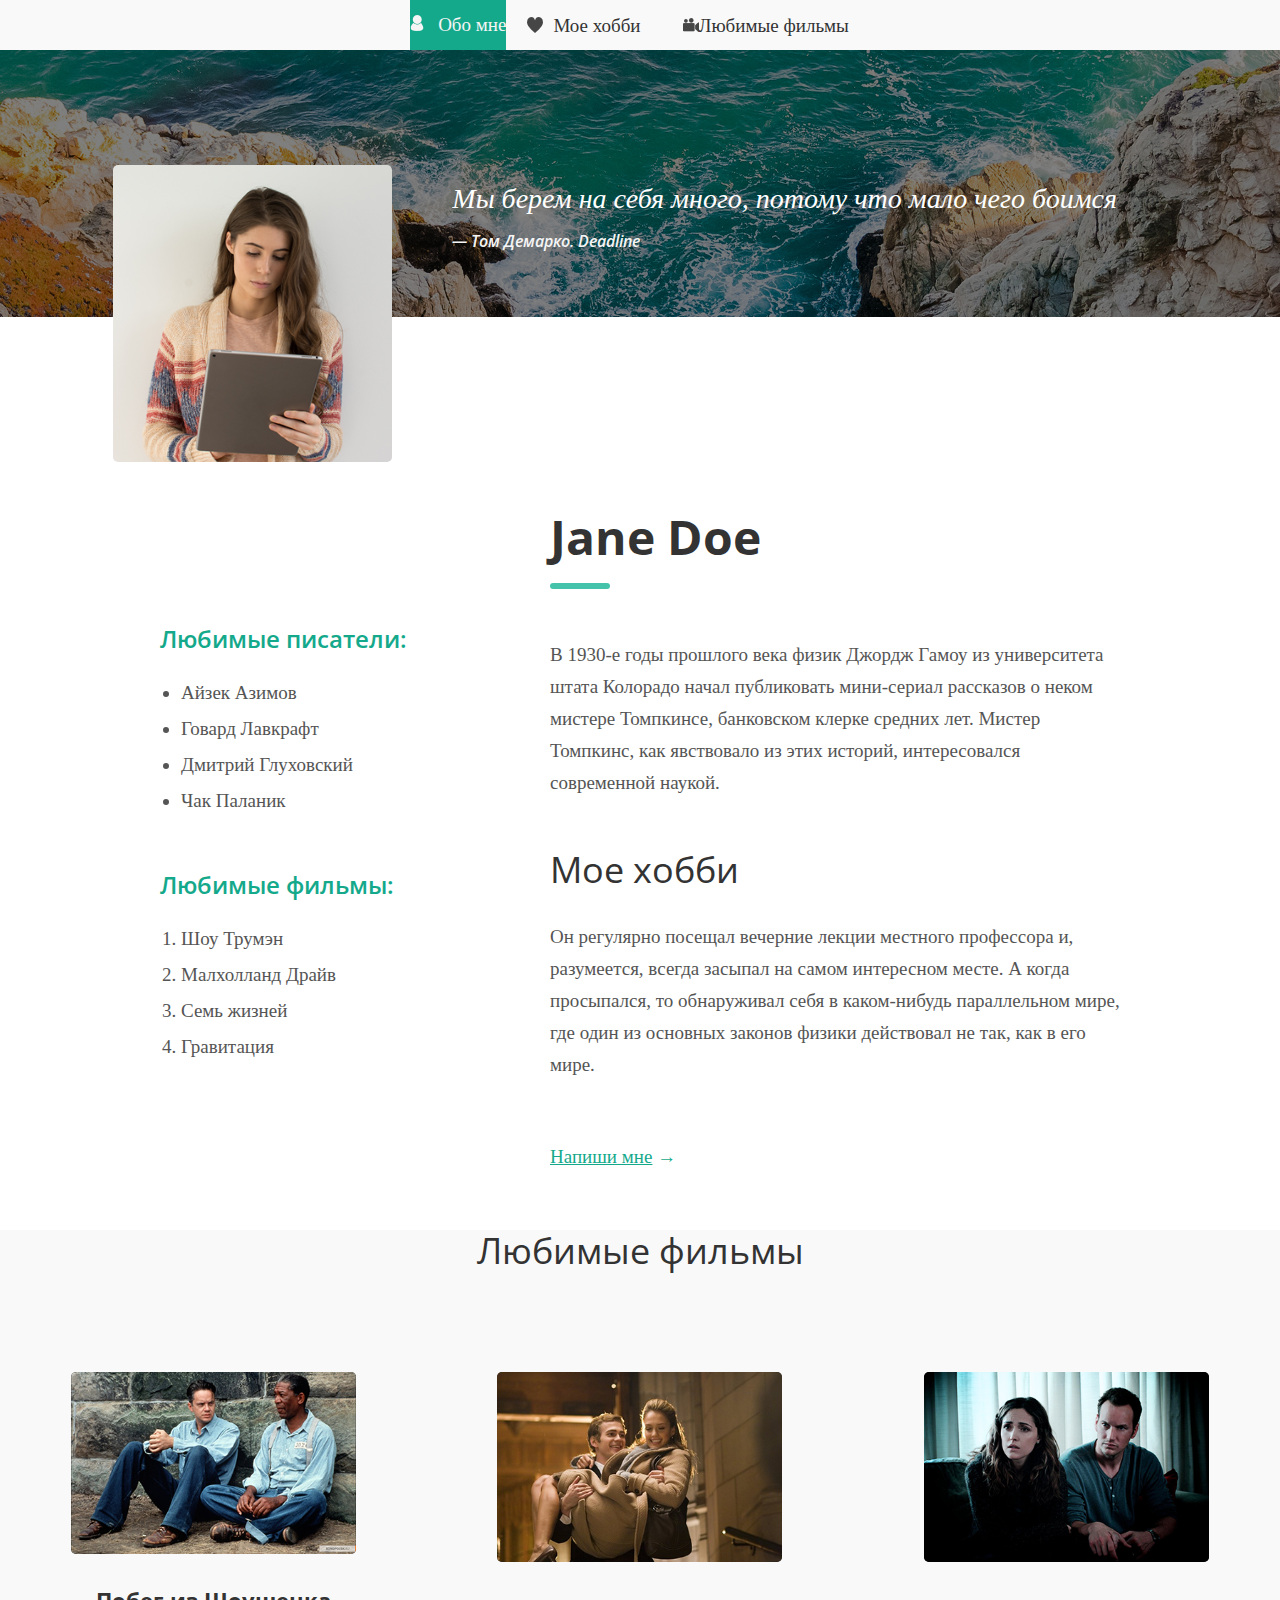
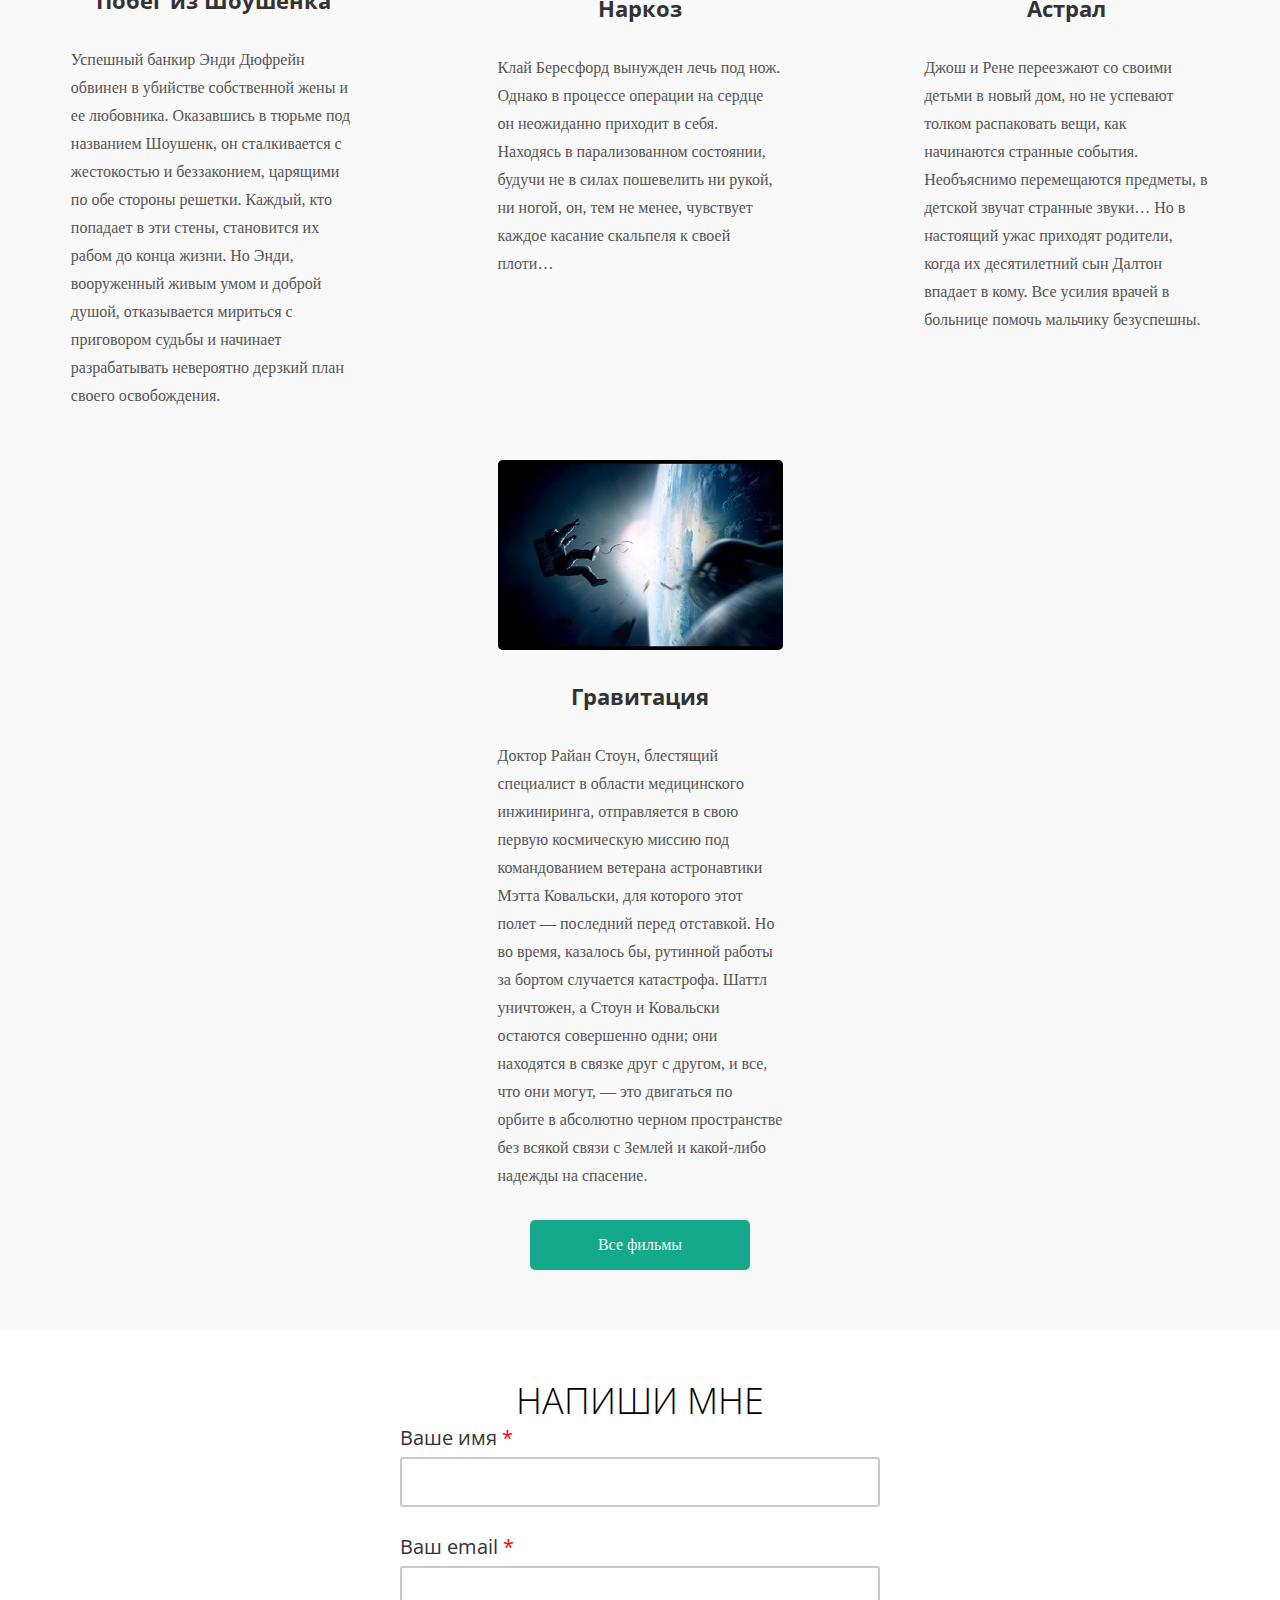
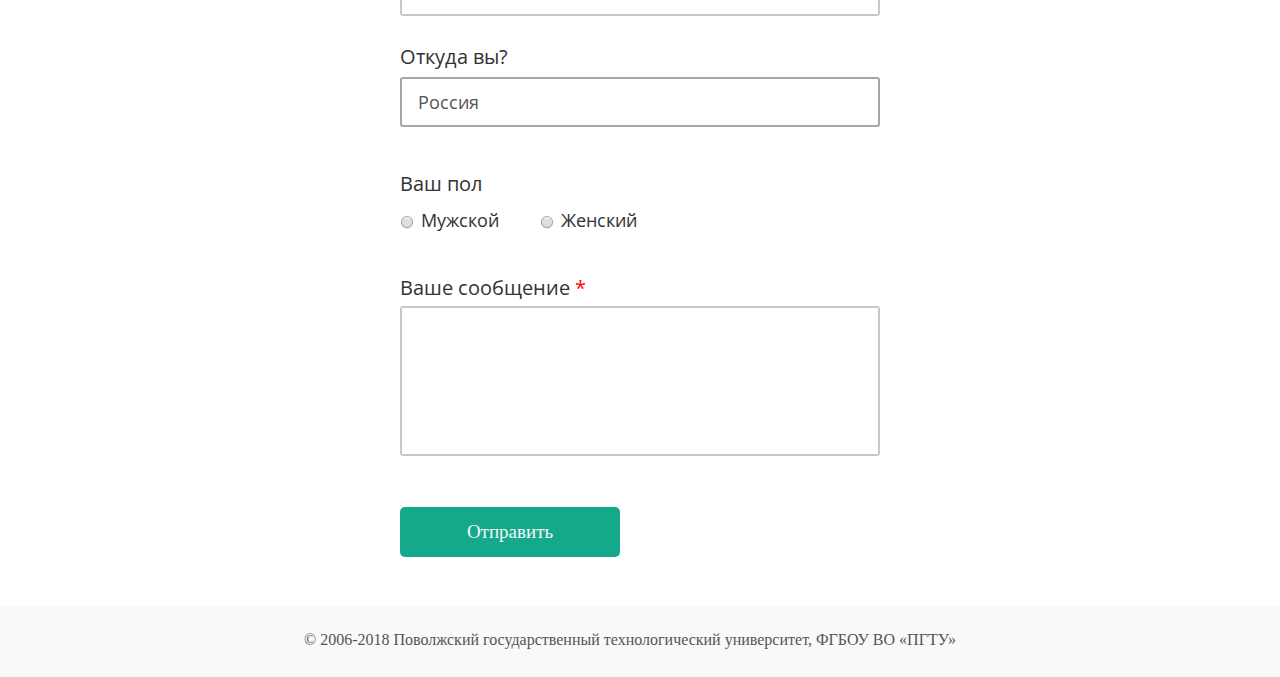
<file: Lw9/index.html>
<!DOCTYPE html>
<html>

<head>
    <meta charset="utf-8" />
    <!-- <meta name="viewport" content="width=device-width, initial-scale=1.0"> -->
    <meta name="viewport" content="width=device-width, initial-scale=1.0" >
    <title>Profile Page</title>
    <link href="src/style.css" rel="stylesheet"/>
    <link href="https://fonts.googleapis.com/css2?family=Open+Sans:wght@300;400;600;700&display=swap" rel="stylesheet">
</head>
<body class="container">
    <header class="header">
        <nav class="menu">
            <ul class="menu__items">
                <li class="menu__item_highlighted">
                    <div class="menu__item_inner">
                        <img class="icon" src="src/imgs/icon_about_me.png" alt="person">
                        <a class="menu__item-link_highlighted" href="#">Обо мне</a>
                    </div>
                </li>
                <li class="menu__item">
                    <div class="menu__item-inner">
                        <img class="icon" src="src/imgs/icon_hobby.png" alt="heart">
                        <a class="menu__item-link" href="#">Мое хобби</a>
                    </div>
                </li>
                <li class="menu__item">
                    <div class="menu__item-inner">
                        <img class="icon_shifted" src="src/imgs/icon_video.png" alt="camera">
                        <a class="menu__item-link" href="#">Любимые фильмы</a>
                    </div>
                </li>
            </ul>
        </nav>
        <div class="photo-background">
            <img class="photo-sea" align="middle" src="src/imgs/background.png" alt="Sea" title="Sea">
        </div>
    </header>
    <div class="main-info">
        <section class="about-me">
            <div class="photo-profile">
                <img class="photo-profile__img" src="src/imgs/me.png" alt="Jane Doe" title="Jane Doe">
            </div>
            <!-- <div class="quote"> -->
            <div class="quote">
                <p class="quote-text">
                     Мы берем на себя много, потому что мало чего боимся
                 </p>
                 <p class="quote-author">
                     — Том Демарко. Deadline
                 </p>
            </div>
        </section>
        <section class="columns">
            <div class="left-column">
                <div class="left-column-block">
                    <h2 class="left-column-block__title">Любимые писатели:</h2>
                    <ul class="left-column-block__item">
                        <li>
                            Айзек Азимов
                        </li>
                        <li>
                            Говард Лавкрафт
                        </li>
                        <li>
                            Дмитрий Глуховский
                        </li>
                        <li>
                            Чак Паланик
                        </li>
                    </ul>
                </div>
                <div class="left-column-block">
                    <h2 class="left-column-block__title">Любимые фильмы:</h2>
                    <ol class="left-column-block__item">
                        <li> 
                            Шоу Трумэн
                        </li>
                        <li> 
                            Малхолланд Драйв
                        </li>
                        <li> 
                            Семь жизней
                        </li>
                        <li> 
                            Гравитация
                        </li>
                    </ol>
                </div>
            </div>
            <div class="right-column">
                
                <div class="right-column-block">
                    <h2 class="right-column-block__title_first"> 
                        Jane Doe
                    </h2>
                    <div class="underline"></div>
                    <p class="right-column-block__text_first">
                        В 1930-е годы прошлого века физик Джордж Гамоу из университета штата Колорадо начал публиковать
                        мини-сериал рассказов о неком мистере Томпкинсе, банковском клерке средних лет. Мистер Томпкинс, как
                        явствовало из этих историй, интересовался современной наукой.
                    </p>
                </div>
                <div class="right-column-block">
                    <h2 class="right-column-block__title">
                        Мое хобби
                    </h2>
                    <p class="right-column-block__text">
                        Он регулярно посещал вечерние лекции местного профессора и, разумеется, всегда засыпал на самом
                        интересном месте.
                        А когда просыпался, то обнаруживал себя в каком-нибудь параллельном мире, где один из основных законов
                        физики действовал не так, как в его мире.
                    </p>
                </div>
                <div class="references">
                    <a class="references" href="#">Напиши мне</a>
                    <span clear:border-bottom> →</span>
                </div>
            </div>
        </section>
    </div>
    <div class="overview">
        <div class="overview-header">
            Любимые фильмы
        </div>
        <div class="review">
            <div class="review-block">
                <img class="review-block__photo" src="src/imgs/film1.png" alt="escape">
                <div class="review-block__name">Побег из Шоушенка</div>
                <p class="review-block__text">
                    Успешный банкир Энди Дюфрейн обвинен в убийстве собственной жены и ее любовника. Оказавшись в тюрьме под названием Шоушенк, он сталкивается с жестокостью и беззаконием, царящими по обе стороны решетки. Каждый, кто попадает в эти стены, становится их рабом до конца жизни. Но Энди, вооруженный живым умом и доброй душой, отказывается мириться с приговором судьбы и начинает разрабатывать невероятно дерзкий план своего освобождения.
                </p>
            </div>
            <div class="review-block"> 
                <img class="review-block__photo" src="src/imgs/film2.png" alt="loveis...">
                <div class="review-block__name">Наркоз</div>
                <p class="review-block__text">
                    Клай Бересфорд вынужден лечь под нож. Однако в процессе операции на сердце он неожиданно приходит в себя. Находясь в парализованном состоянии, будучи не в силах пошевелить ни рукой, ни ногой, он, тем не менее, чувствует каждое касание скальпеля к своей плоти…
                </p>
            </div>
            <div class="review-block">
                <img class="review-block__photo" src="src/imgs/film3.png" alt="couple">
                <div class="review-block__name">Астрал</div>
                <p class="review-block__text">
                    Джош и Рене переезжают со своими детьми в новый дом, но не успевают толком распаковать вещи, как начинаются странные события. Необъяснимо перемещаются предметы, в детской звучат странные звуки… Но в настоящий ужас приходят родители, когда их десятилетний сын Далтон впадает в кому. Все усилия врачей в больнице помочь мальчику безуспешны.
                </p>
            </div>
            <div class="review-block"> 
                <img class="review-block__photo" src="src/imgs/film4.png" alt="space">
                <div class="review-block__name">Гравитация</div>
                <p class="review-block__text">
                    Доктор Райан Стоун, блестящий специалист в области медицинского инжиниринга, отправляется в свою первую космическую миссию под командованием ветерана астронавтики Мэтта Ковальски, для которого этот полет — последний перед отставкой. Но во время, казалось бы, рутинной работы за бортом случается катастрофа. 
                    Шаттл уничтожен, а Стоун и Ковальски остаются совершенно одни; они находятся в связке друг с другом, и все, что они могут, — это двигаться по орбите в абсолютно черном пространстве без всякой связи с Землей и какой-либо надежды на спасение.
                </p>
            </div>
        </div>
        <div class="overview-button">
            <a class="overview-button__link" href="#">Все фильмы</a>
        </div>
    </div>  
    <div class="form-wrapper">
        <div class="form-title">
            <hr class="form-title__line">
            <div class="form-title__text">
                НАПИШИ МНЕ
            </div>
            <hr class="form-title__line">
        </div>
        <form class="form" action="#">
            <div class="form__fields">
                <ul class="form__list">
                    <li class="form__item">
                        <label class="label label_name" for="name">Ваше имя</label>
                        <input class="form__field" type="text" id="name">
                    </li>
                    <li class="form__item">
                        <label class="label label_email" for="mail">Ваш email</label>
                        <input class="form__field" type="text" id="mail">
                    </li>
                    <li class="form__select">
                        <label class="label label_select" for="country">Откуда вы?</label>
                        <select class="form__select-country" id="country">
                            <option class="form__select-option" value="Russia">Россия</option>
                            <option class="form__select-option" value="England">Англия</option>
                        </select>
                    </li>
                    <li class="form__radio">
                        <label class="label label_radio" for="">Ваш пол</label>
                        <div class="form__radio-wrapper">
                            <input class="form__gender-item" type="radio" id="male" name="gender" value="male">
                            <label class="form__gender-item-info" for="male">Мужской</label>
                            <input class="form__gender-item" type="radio" id="female" name="gender" value="female">
                            <label class="form__gender-item-info" for="female">Женский</label>    
                        </div>
                    </li>
                    <li class="form__textarea">
                        <label class="label label_textarea" for="text">Ваше сообщение</label>
                        <textarea class="form__textarea-field" id="text"></textarea>
                    </li>
                </ul>
            </div>
            <div class="submit-container__button">
                <input class="submit-container__button-link" type="submit" value="Отправить">
            </div>
        </form>
    </div>
    <footer class="footer">
        <div class="footer__text">
            2006-2018 Поволжский государственный технологический университет, ФГБОУ ВО «ПГТУ»
        </div>
    </footer>
</body>

</html>
<!-- "-" - класс блока "__" - элемент блока "_" - модификатор (3-й элемент) -->
</file>
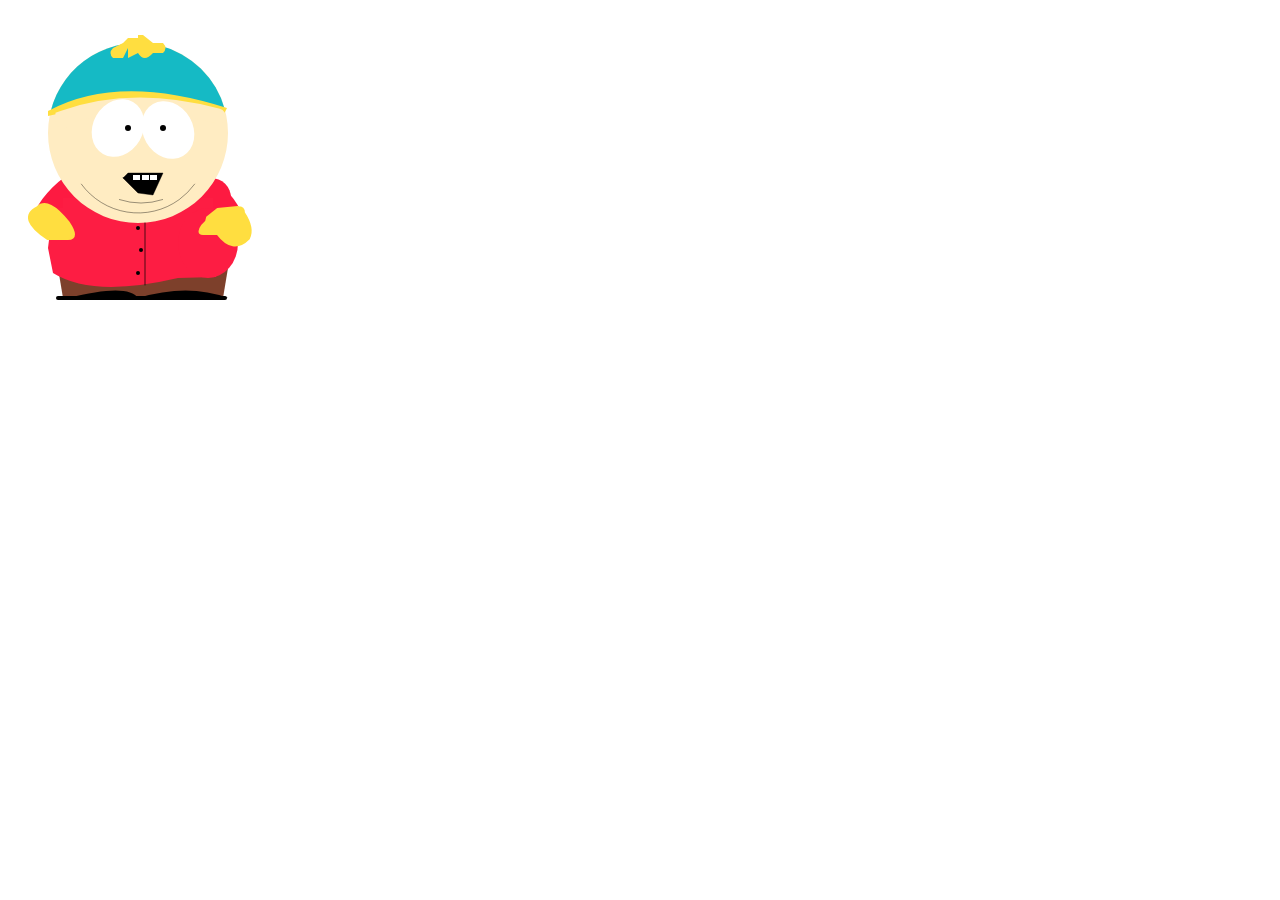
<file: lw13/Eric.html>
<!DOCTYPE html>
<html lang="en">
<head>
    <meta charset="UTF-8">
    <title>Third</title>
</head>
<body>
    <canvas width="400px" height="400px" id="third"></canvas>
    <script>
        const p = Math.PI;
        window.onload = () => {
            const canvas = document.getElementById('third');
            const ctx = canvas.getContext('2d');
            const colorDetails = '#ffde40';
            //pants
            ctx.beginPath()
            ctx.fillStyle = '#7d402b';
            ctx.moveTo(55, 290);
            ctx.lineTo(50, 260);
            ctx.lineTo(220, 260);
            ctx.lineTo(215, 290);
            ctx.closePath();
            ctx.fill();


            //shoes
            ctx.beginPath();
            ctx.moveTo(55, 290);
            ctx.lineTo(60, 290);

            ctx.fillStyle = 'black'
            ctx.quadraticCurveTo(120, 275, 130, 290);
            ctx.fill();
            ctx.beginPath();
            ctx.moveTo(130, 290);
            ctx.fillStyle = 'black'
            ctx.quadraticCurveTo(180, 275, 220, 290);
            ctx.fill();

            ctx.beginPath();
            ctx.lineCap = 'round';
            ctx.moveTo(50, 290);
            ctx.lineTo(217, 290);
            ctx.lineWidth = 4;
            ctx.stroke();

            //arms
            ctx.beginPath();
            ctx.fillStyle = '#fd1a41'
            ctx.ellipse(55, 190, 40, 15, -p/4, 0, 2*p);
            ctx.fill()

            ctx.beginPath();
            ctx.fillStyle = '#fd1a41'
            ctx.ellipse(205, 190, 40, 15, p/4, 0, 2*p);
            ctx.fill()

            ctx.beginPath();
            ctx.arc(203, 190, 20, 0, 2*p);
            ctx.fill()

            //body
            ctx.beginPath();
            ctx.fillStyle = '#fd1d43';
            ctx.moveTo(40, 240);
            ctx.lineTo(45, 265);
            ctx.quadraticCurveTo(85, 290, 170, 270);
            ctx.lineTo(208, 269);
            ctx.lineTo(225, 200);
            ctx.lineTo(45, 200);
            ctx.closePath();
            ctx.fill();

            ctx.beginPath();
            ctx.fillRect(55, 190, 150, 20);

            ctx.beginPath();
            ctx.fillStyle = '#fd1d43';
            ctx.ellipse(200, 235, 30, 35, 0, 0, 2*p);
            ctx.fill();

            //hands
            ctx.beginPath();
            ctx.lineCap = 'round';
            ctx.fillStyle = colorDetails;
            ctx.strokeStyle = colorDetails;
            ctx.moveTo(30, 200);
            ctx.quadraticCurveTo(10, 210, 40, 230)
            ctx.lineTo(60, 230);
            ctx.quadraticCurveTo(70, 230, 60, 215);
            ctx.quadraticCurveTo(40, 190, 30, 200);
            ctx.stroke()
            ctx.fill();

            ctx.beginPath();
            ctx.moveTo(230, 200);
            ctx.lineTo(210, 202);
            ctx.lineTo(200, 210);
            ctx.lineTo(199, 214);
            ctx.lineTo(195, 218);
            ctx.quadraticCurveTo(190, 225, 195, 225);
            ctx.lineTo(210, 225);
            ctx.quadraticCurveTo(225, 245, 240, 230);
            ctx.quadraticCurveTo(245, 220, 235, 205);
            ctx.quadraticCurveTo(235, 200, 230, 200);
            ctx.stroke();
            ctx.fill()

            //head
            ctx.beginPath();
            ctx.fillStyle = '#ffecc2';
            ctx.arcTo(30, 105, 100, 105, 100);
            ctx.stroke();
            ctx.arc(130, 125, 90, 0, 2 * p);
            ctx.fill();

            //blue hat
            ctx.beginPath();
            ctx.fillStyle = '#15bac5';
            ctx.arc(130, 125, 90, 14 * p / 13, 23 * p / 12)
            ctx.fill();

            //yellow hat edge
            ctx.beginPath();
            ctx.fillStyle = colorDetails;
            ctx.moveTo(40, 103);
            ctx.lineTo(40, 108);
            ctx.quadraticCurveTo(130, 85, 215, 108);
            ctx.lineTo(219, 100);
            ctx.quadraticCurveTo(110, 65, 40, 103);
            ctx.fill();

            ctx.beginPath();
            ctx.fillStyle = '#ffecc2';
            ctx.strokeStyle = '#ffecc2';
            ctx.lineWidth = 15
            ctx.moveTo(55, 113);
            ctx.lineTo(55, 110);
            ctx.quadraticCurveTo(125, 85, 210, 108);
            ctx.stroke();

            //eyes
            ctx.beginPath();
            ctx.fillStyle = 'white';
            ctx.ellipse(110, 120, 30, 25, -p / 3, 0, 2 * p);
            ctx.fill();
            ctx.beginPath();
            ctx.fillStyle = 'white';
            ctx.ellipse(160, 122, 30, 25, p / 3, 0, 2 * p);
            ctx.fill();

            //pupils
            ctx.beginPath()
            ctx.fillStyle = 'black';
            ctx.arc(120, 120, 3, 0, 2 * p);
            ctx.fill();
            ctx.beginPath()
            ctx.arc(155, 120, 3, 0, 2 * p);
            ctx.fill();

            //face shadows
            ctx.beginPath();
            ctx.lineWidth = 0.4;
            ctx.strokeStyle = 'black';
            ctx.arc(130, 135, 70, 4*p/5, p/5, true);
            ctx.stroke();
            ctx.beginPath();
            ctx.arc(133, 125, 70, 3*p/5, 2*p/5, true);
            ctx.stroke();

            ctx.beginPath();
            ctx.moveTo(115, 170);
            ctx.lineTo(130, 185);
            ctx.lineTo(145, 187);
            ctx.lineTo(155, 165);
            ctx.lineTo(120, 165);
            ctx.lineTo(115, 170)
            ctx.lineTo(120, 170);
            ctx.closePath();
            ctx.fill();
            ctx.stroke();

            //teeth
            ctx.beginPath();
            ctx.fillStyle = 'white'
            ctx.fillRect(125, 167, 7, 5);
            ctx.beginPath();
            ctx.fillRect(134, 167, 7, 5);
            ctx.fillRect(142, 167, 7, 5);

            //buttons
            ctx.beginPath();
            ctx.fillStyle = 'black';
            ctx.arc(130, 220, 2, 0, 2*p);
            ctx.arc(130, 265, 2, 0, 2*p);
            ctx.fill();

            ctx.beginPath();
            ctx.arc(133, 242, 2, 0, 2*p);
            ctx.fill();

            ctx.beginPath();
            ctx.lineWidth =  0.7;
            ctx.moveTo(137, 277);
            ctx.lineTo(137, 215);
            ctx.stroke()

            //head top
            ctx.beginPath();
            ctx.fillStyle = colorDetails
            ctx.moveTo(130, 30);
            ctx.lineTo(120, 30);
            ctx.lineTo(115, 35);
            ctx.lineTo(105, 40);
            ctx.quadraticCurveTo(100, 45, 105, 50);
            ctx.lineTo(115, 50);
            ctx.lineTo(120, 40);
            ctx.lineTo(120, 50);
            ctx.lineTo(130, 45);
            ctx.quadraticCurveTo(136, 55, 145, 45);
            ctx.lineTo(155, 45);
            ctx.quadraticCurveTo(160, 40, 155, 35);
            ctx.lineTo(145, 35);
            ctx.lineTo(135, 27);
            ctx.lineTo(130, 27);
            ctx.closePath();
            ctx.fill();
        }
    </script>
</body>
</html>
</file>
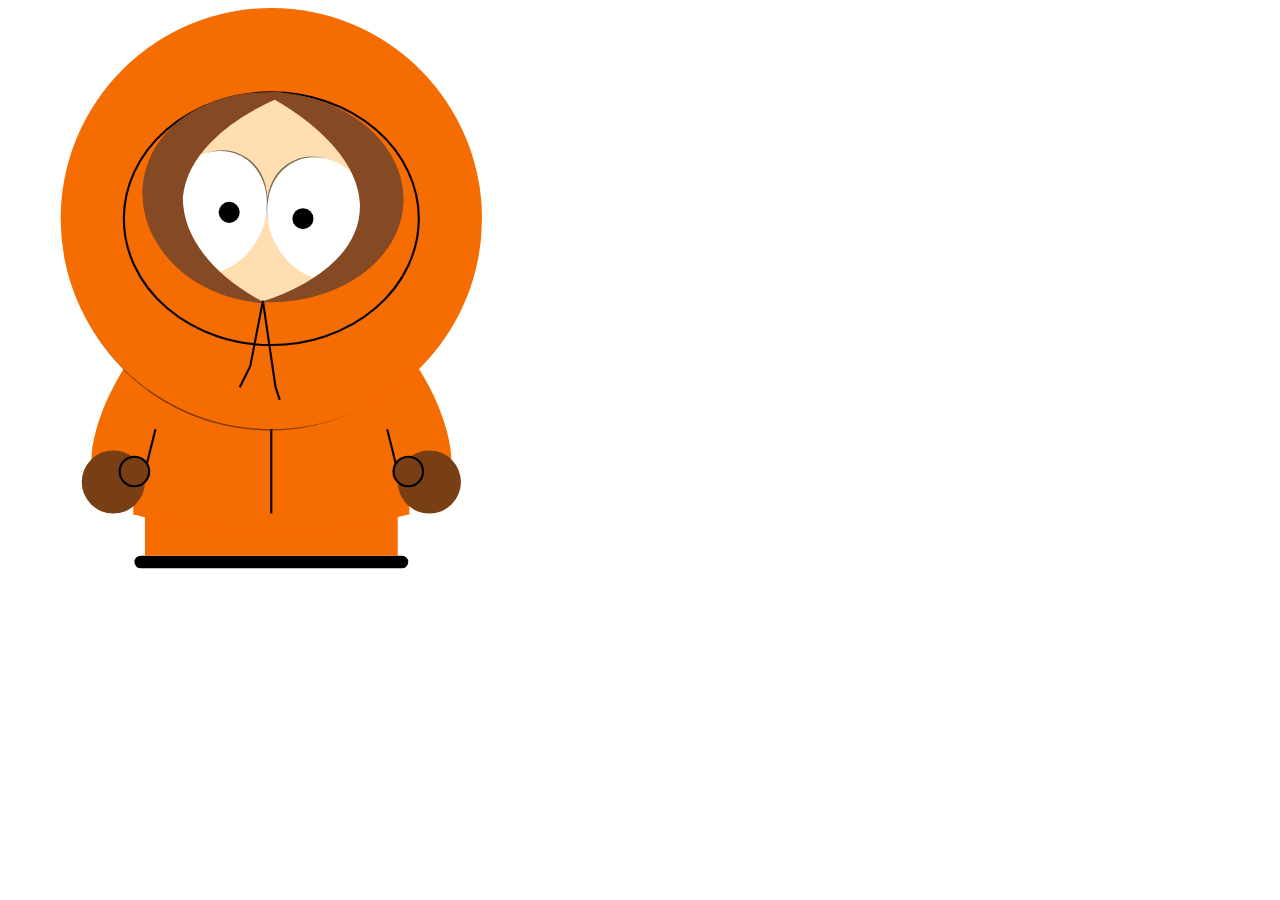
<file: lw13/Kenny.html>
<!DOCTYPE html>
<html lang="en">
<head>
    <meta charset="UTF-8">
    <title>Second</title>
</head>
<body>
<svg viewBox="0 0 600 300" xmlns="http://www.w3.org/2000/svg">
    <!--drawing shoes-->
    <rect width="130" height="6" x="60" y="260" rx="3" ry="3"></rect>
    <!--legs-->
    <rect width="120" height="20" x="65" y="240" fill="#f56c00"></rect>
    <!--body-->
    <rect height="65" width="130" x="60" y="175" fill="#f56c00" stroke="#f56c00"></rect>
    <ellipse rx="50" ry="20" cx="70" cy="185" fill="#f56c00" transform="rotate(-60 70 185)"></ellipse>
    <ellipse rx="50" ry="20" cx="180" cy="185" fill="#f56c00" transform="rotate(60 180 185)"></ellipse>
    <!--shadows of hands-->
    <line x1="65" y1="220" x2="70" y2="200" stroke="black"></line>
    <line x1="185" y1="220" x2="180" y2="200" stroke="black"></line>
    <!--left hand-->
    <circle r="15" cx="50" cy="225" fill="#783e14"></circle>
    <circle r="7" cx="60" cy="220" fill="#783e14" stroke="black"></circle>
    <!--right hand-->
    <circle r="15" cx="200" cy="225" fill="#783e14"></circle>
    <circle r="7" cx="190" cy="220" fill="#783e14" stroke="black"></circle>
    <!--shadow of the head-->
    <circle r="97" cx="124" cy="103" fill="none" stroke="black" stroke-opacity="0.5"></circle>
    <!--head-->
    <circle r="100" cx="125" cy="100" fill="#f56c00"></circle>
    <!--hood-->
    <ellipse rx="70" ry="60" cx="125" cy="100" stroke="black" fill="none"></ellipse>
    <!--face-->
    <circle r="49" cx="122" cy="90" fill="#ffdeb2"></circle>
    <!--eyes-->
    <ellipse rx="27" ry="23" cx="98" cy="95" transform="rotate(-65, 98, 94)" stroke-opacity="0.5" stroke="black" fill="none"></ellipse>
    <ellipse rx="30" ry="25" cx="97" cy="97" transform="rotate(-65, 97, 97)" fill="white"></ellipse>
    <ellipse rx="27" ry="23" cx="148" cy="98" transform="rotate(65, 148, 97)" fill="none" stroke-opacity="0.5" stroke="black" stroke-width="1"></ellipse>
    <ellipse rx="30" ry="25" cx="149" cy="100" transform="rotate(65, 149, 100)" fill="white"></ellipse>
    <circle r="5" cx="105" cy="97" fill="black"></circle>
    <circle r="5" cx="140" cy="100" fill="black"></circle>
    <path
            fill="#854924"
            d="M 123 40
            A 60 50 3.2 0 0 72 63
            A 60 50 3.2 0 0 71 112
            A 60 50 3.2 0 0 120 140
            L 122 140
            A 70 130 90 0 1 83 90
            A 67 135 90 0 1 130 42
            L 130 40
            A 61.5 50 3.2 0 0 123 40 z"
    />
    <path
            fill="#854924"
            d="m 130.5,40.1
            a 64.8,50 2.25 0 1 50,27.5 64.8,50 2.25 0 1 -3,50 64.8,50 2.25 0 1 -57.5,22
            a 140,66 7 0 0 47,-47 140,66.7 7 0 0 -42,-50
            l 0.05,-0.9
            a 64.8,50 2.25 0 1 3,0.3 z"
    />
    <!--clasp-->
    <line x1="125" y1="247" x2="125" y2="200" stroke="black"></line>
    <!--hood elastic-->
    <line x1="121" y1="139" x2="115" y2="170" stroke="black"></line>
    <line x1="115" y1="170" x2="110" y2="180" stroke="black"></line>
    <polyline points="121,139 127,180 129,186" stroke="black" fill="none"></polyline>
    <!--hem-->
    <path
        fill="#f56c00"
        stroke="#f56c00"
        d="m 60,240
           c 21,6 43,8 65,8
           C 150,250 170,245 190,240"
    />
</svg>
</body>
</html>
</file>
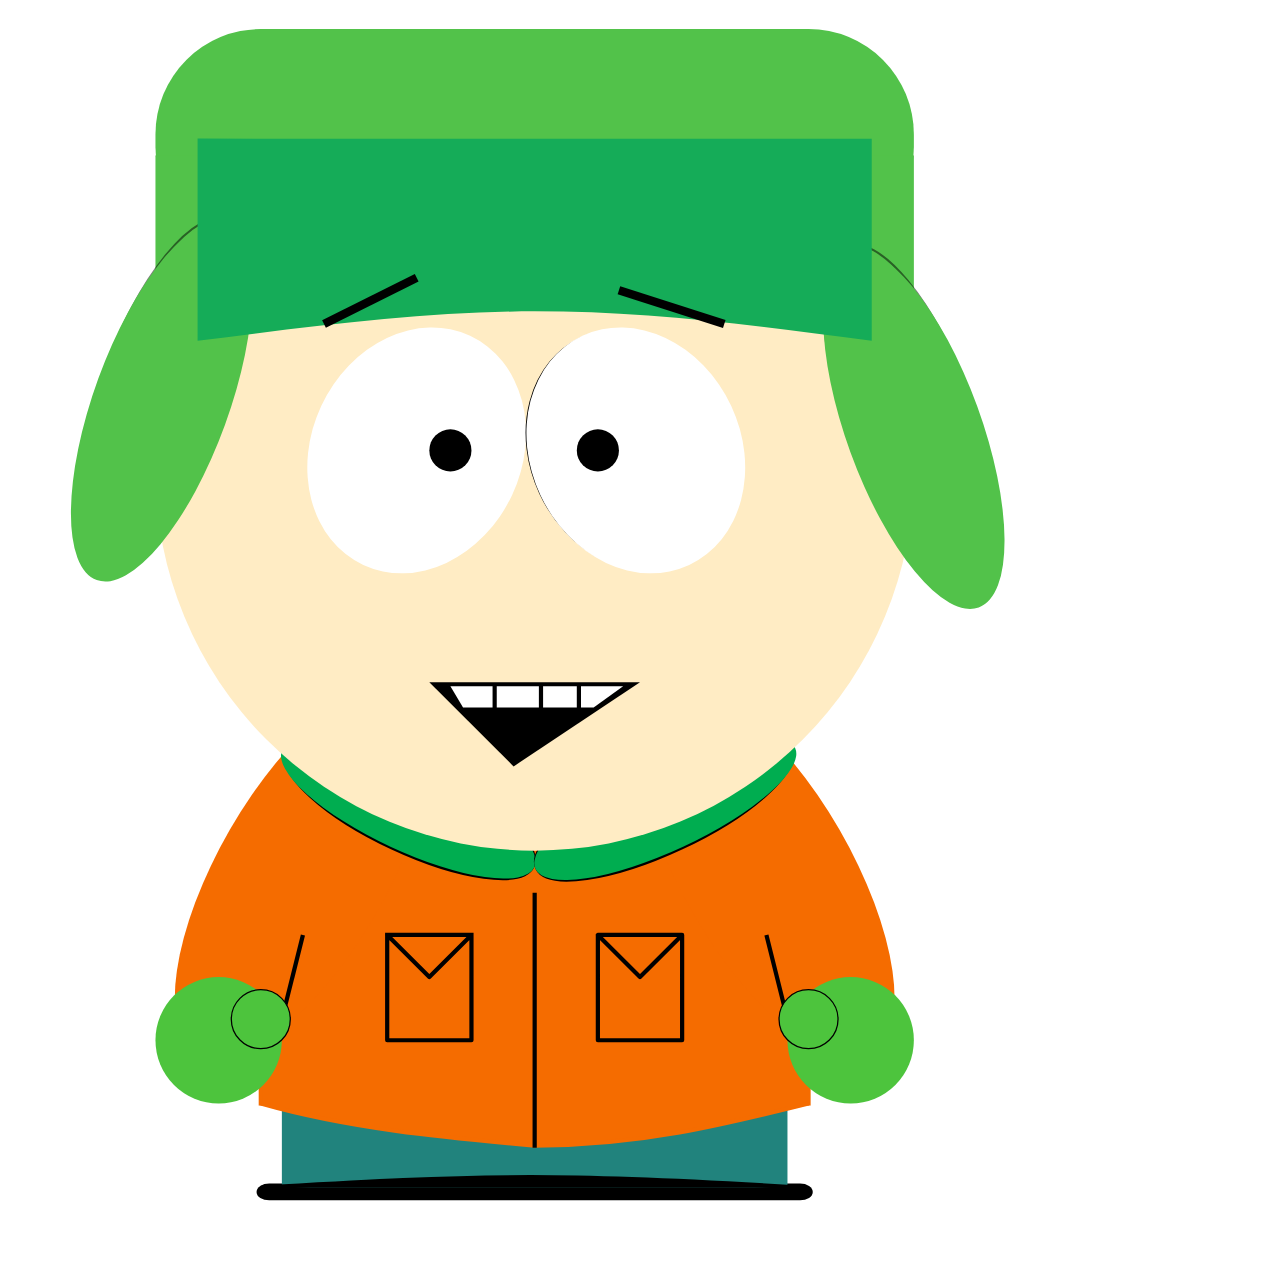
<file: lw13/Kyle.html>
<!DOCTYPE html>
<html lang="en">
<head>
    <meta charset="UTF-8">
    <title>Forth</title>
</head>
<body>
<svg viewBox="0 -20 300 300" xmlns="http://www.w3.org/2000/svg">
    <!--drawing shoes-->
    <rect width="132" height="4" x="59" y="259" rx="3" ry="3"></rect>
    <!--legs-->
    <rect width="120" height="20" x="65" y="240" fill="#21837d"></rect>
    <!--body-->
    <rect height="65" width="130" x="60" y="175" fill="#f56c00" stroke="#f56c00"></rect>
    <ellipse rx="50" ry="20" cx="70" cy="185" fill="#f56c00" transform="rotate(-60 70 185)"></ellipse>
    <ellipse rx="50" ry="20" cx="180" cy="185" fill="#f56c00" transform="rotate(60 180 185)"></ellipse>
    <!--shadows of hands-->
    <line x1="65" y1="220" x2="70" y2="200" stroke="black"></line>
    <line x1="185" y1="220" x2="180" y2="200" stroke="black"></line>
    <!--left hand-->
    <circle r="15" cx="50" cy="225" fill="#4dc43d"></circle>
    <circle r="7" cx="60" cy="220" fill="#4dc43d" stroke="black" stroke-width="0.3"></circle>
    <!--right hand-->
    <circle r="15" cx="200" cy="225" fill="#4dc43d"></circle>
    <circle r="7" cx="190" cy="220" fill="#4dc43d" stroke="black" stroke-width="0.3"></circle>
    <!--hem-->
    <path
         fill="#f56c00"
         stroke="#f56c00"
         d="m 60,240
            c 21,6 43,8 65,10
            C 150,250 170,245 190,240"
    />
    <!--clasp-->
    <line x1="125" y1="250.5" x2="125" y2="190" stroke="black"></line>

    <polyline points="90,200 90,225 110,225 110,200 100,210 90,200 110,200" stroke="black" stroke-linecap="square"
              fill="none" stroke-linejoin="round"></polyline>
    <polyline points="140,200 140,225 160,225 160,200 150,210 140,200 160,200" stroke="black" fill="none"
              stroke-linejoin="round"></polyline>

    <!--collar-->
    <ellipse rx="32" ry="10" cx="95.5" cy="170" fill="none" stroke="black" transform="rotate(25 95 170)"></ellipse>
    <ellipse rx="33" ry="10" cx="95" cy="170" fill="#00ad50" transform="rotate(25 95 170)"></ellipse>
    <ellipse rx="33" ry="10" cx="155.5" cy="170" fill="none" stroke="black" transform="rotate(-25 156 170)"></ellipse>
    <ellipse rx="34" ry="10" cx="156" cy="170" fill="#00ad50" transform="rotate(-25 156 170)"></ellipse>
    <!--head-->
    <circle r="90" cx="125" cy="90" fill="#ffecc4"></circle>
    <!--eyes-->
    <ellipse rx="30" ry="25" cx="97" cy="85" transform="rotate(-65, 97, 85)" fill="white"></ellipse>
    <ellipse rx="29" ry="24" cx="148" cy="86" transform="rotate(65, 149, 85.7)" stroke="black" fill="none"></ellipse>
    <ellipse rx="30" ry="25" cx="149" cy="85" transform="rotate(65, 149, 85)" fill="white"></ellipse>
    <circle r="5" cx="105" cy="85" fill="black"></circle>
    <circle r="5" cx="140" cy="85" fill="black"></circle>

    <!--рот-->
    <polyline points="100,140 120,160 150,140" stroke="none" fill="black"></polyline>
    <!--зубы-->
    <polyline points="105,141 108,146 115,146 115,141" stroke="none" fill="white"></polyline>
    <polyline points="116,141 116,146 126,146 126,141" stroke="none" fill="white"></polyline>
    <polyline points="127,141 127,146 135,146 135,141" stroke="none" fill="white"></polyline>
    <polyline points="136,141 136,146 139,146 146,141 138,141" stroke="none" fill="white"></polyline>
    <!--hat-->
    <rect x="35" y="-15" width="180" height="53" ry="25" fill="#52c24a"></rect>
    <rect x="35" y="15" width="180" height="35" fill="#52c24a"></rect>
    <ellipse rx="44" ry="15" cx="21" cy="49" fill="none" stroke-width="0.5" stroke-opacity="0.5" stroke="black"
             transform="rotate(-70 45 49)"></ellipse>
    <ellipse rx="45" ry="16" cx="20" cy="50" fill="#52c24a" transform="rotate(-70 45 50)"></ellipse>
    <ellipse rx="43" ry="15" cx="214" cy="77" fill="none" stroke-width="0.5" transform="rotate(70 214 77)"
             stroke-opacity="0.5" stroke="black"></ellipse>
    <ellipse rx="45" ry="16" cx="215" cy="80" fill="#52c24a" transform="rotate(70 215 80)"></ellipse>
    <path
         fill="#15ac58"
          d="m 45,11
             v 48
             c 27,-3.5 55,-7 80,-7 26,1.65e-4 50,3 80,7
             V 11.057904 Z"
    />
    <!--eyebrows-->
    <line x1="75" y1="55" x2="97" y2="44" stroke="black" stroke-width="2"></line>
    <line x1="170" y1="55" x2="145" y2="47" stroke="black" stroke-width="2"></line>

    <!--shoes-->
    <path
         fill="black"
         stroke="#000000"
         d="m 60,260
            c 21,-1.2 42,-2.5 64,-2.5 20,7e-5 40,1 65,2.5"
    />
</svg>
</body>
</html>
</file>
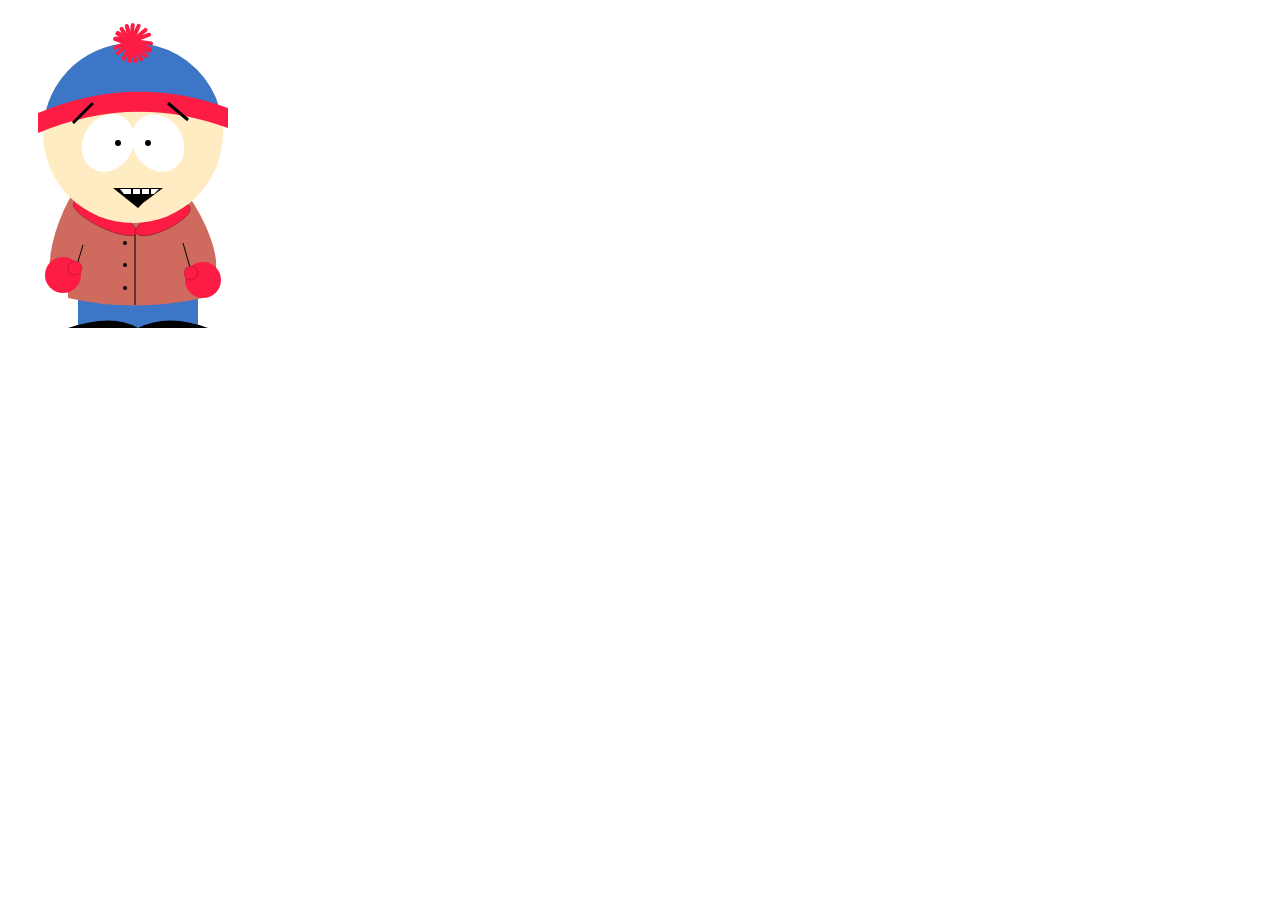
<file: lw13/Stan.html>
<!DOCTYPE html>
<html lang="en">
<head>
    <meta charset="UTF-8">
    <title>First</title>
</head>
<body>
<canvas width="300px" height="400px" id="first"></canvas>
<script>
    function fillRoundedRect(color, ctx, x, y, w, h, r) {
        ctx.beginPath();
        ctx.fillStyle = color;
        ctx.arcTo(x + w, y, x + w, y + (h / 2), r);
        ctx.arcTo(x + w, y + h, x + (w / 2), y + h, r);
        ctx.arcTo(x, y + h, x, y + (h / 2), r);
        ctx.arcTo(x, y, x + (w / 2), y, r);
        ctx.closePath();
        ctx.fill();
    }

    const p = Math.PI;
    window.onload = () => {

        const canvas = document.getElementById('first');
        const ctx = canvas.getContext('2d');

        const colorDetails = '#fd1c43';
        const colorBasics = '#3e76c7';


        //pants
        ctx.beginPath()
        ctx.fillStyle = colorBasics;
        ctx.fillRect(70, 290, 120, 30);


        //shoes
        ctx.beginPath();
        ctx.moveTo(60, 320);
        ctx.fillStyle = 'black'
        ctx.quadraticCurveTo(105, 305, 130, 320);
        ctx.fill();
        ctx.beginPath();
        ctx.moveTo(130, 320);
        ctx.fillStyle = 'black'
        ctx.quadraticCurveTo(160, 305, 200, 320);
        ctx.fill();

        //arms
        ctx.beginPath();
        ctx.fillStyle = '#ce6b5e';
        ctx.ellipse(70, 220, 60, 20, -p/2.6, 0, 2*p);
        ctx.fill();

        ctx.beginPath();
        ctx.ellipse(175, 217, 60, 20, p/2.9, 0, 2*p);
        ctx.fill();

        //body
        ctx.beginPath();
        ctx.moveTo(60, 290);
        ctx.fillStyle = '#ce6b5e';
        ctx.quadraticCurveTo(125, 305, 195, 290);
        ctx.lineTo(160, 150);
        ctx.lineTo(60, 200);
        ctx.closePath();
        ctx.fill();

        ctx.beginPath();
        ctx.moveTo(127, 225);
        ctx.lineTo(127, 297);
        ctx.strokeStyle = 'black';
        ctx.lineWidth = '1'
        ctx.stroke();

        //arm shadows
        ctx.beginPath();
        ctx.moveTo(65, 270);
        ctx.lineTo(75, 237);
        ctx.strokeStyle = 'black';
        ctx.stroke();
        ctx.beginPath();
        ctx.moveTo(185, 270);
        ctx.lineTo(175, 235);
        ctx.strokeStyle = 'black';
        ctx.stroke();

        //collar
        ctx.beginPath();
        ctx.ellipse(97, 210, 35, 10, p/7, 0, 2*p);
        ctx.fillStyle = colorDetails;
        ctx.strokeStyle = 'black';
        ctx.lineWidth = '0.3'
        ctx.fill();
        ctx.stroke();
        ctx.beginPath();
        ctx.ellipse(155, 212, 30, 10, -p/7, 0, 2*p);
        ctx.fill();
        ctx.stroke();

        //buttons
        ctx.beginPath();
        ctx.fillStyle = 'black';
        ctx.arc(117, 235, 2, 0, 2*p);
        ctx.arc(117, 257, 2, 0, 2*p);
        ctx.arc(117, 280, 2, 0, 2*p);
        ctx.fill()

        //hands
        //left hand
        ctx.beginPath();
        ctx.arc(55, 267, 18, 0, 2*p);
        ctx.fillStyle = colorDetails;
        ctx.fill();
        ctx.beginPath();
        ctx.strokeStyle = 'black';
        ctx.lineWidth = '0.2';
        ctx.arc(67, 260, 7, 0, 2*p);
        ctx.fill();
        ctx.stroke();

        //right hand
        ctx.beginPath();
        ctx.arc(195, 272, 18, 0, 2*p);
        ctx.fillStyle = colorDetails;
        ctx.fill();
        ctx.beginPath();
        ctx.strokeStyle = 'black';
        ctx.lineWidth = '0.2';
        ctx.arc(183, 265, 7, 0, 2*p);
        ctx.fill();
        ctx.stroke();

        //head
        ctx.beginPath();
        ctx.fillStyle = '#ffecc2';
        ctx.arc(125, 125, 90, 0, 2 * p);
        ctx.fill();

        //blue hat
        ctx.beginPath();
        ctx.fillStyle = colorBasics;
        ctx.arc(125, 125, 90, 13 * p / 12, 23 * p / 12)
        ctx.fill();

        //red hat edge
        ctx.beginPath();
        ctx.fillStyle = colorDetails;
        ctx.moveTo(30, 105);
        ctx.lineTo(30, 125);
        ctx.quadraticCurveTo(125, 85, 220, 120);
        ctx.lineTo(220, 100);
        ctx.quadraticCurveTo(125, 65, 30, 105);
        ctx.fill();

        //eyes
        ctx.beginPath();
        ctx.fillStyle = 'white';
        ctx.ellipse(100, 135, 30, 25, -p / 3, 0, 2 * p);

        //pupils
        ctx.fill();
        ctx.beginPath();
        ctx.ellipse(150, 135, 30, 25, p / 3, 0, 2 * p);
        ctx.fill();
        ctx.beginPath()
        ctx.fillStyle = 'black';
        ctx.arc(110, 135, 3, 0, 2 * p);
        ctx.fill();
        ctx.beginPath()
        ctx.arc(140, 135, 3, 0, 2 * p);
        ctx.fill();

        //eyes emotions
        ctx.beginPath();
        ctx.moveTo(65, 115);
        ctx.lineWidth = '3';
        ctx.lineTo(85, 95);
        ctx.stroke();

        ctx.beginPath();
        ctx.moveTo(180, 112);
        ctx.lineTo(160, 95);
        ctx.stroke();

        //mouse
        ctx.beginPath();
        ctx.moveTo(105, 180);
        ctx.lineTo(130, 200);
        ctx.lineTo(135, 195);
        ctx.lineTo(155, 180);
        ctx.closePath();
        ctx.fill();

        //teeth
        ctx.beginPath();
        ctx.moveTo(115, 181);
        ctx.strokeStyle = 'white';
        ctx.fillStyle = 'white';
        //left teeth
        ctx.lineTo(112, 181);
        ctx.lineTo(116, 186);
        ctx.lineTo(123, 186);
        ctx.lineTo(123, 181);
        ctx.lineTo(114, 181);
        ctx.fill();

        ctx.beginPath();
        ctx.fillRect(125, 181, 7, 5);
        ctx.beginPath();
        ctx.fillRect(134, 181, 7, 5);

        ctx.beginPath();
        ctx.moveTo(143, 181);
        ctx.lineTo(143, 186);
        ctx.lineTo(146, 186);
        ctx.lineTo(151, 181)
        ctx.closePath();
        ctx.fill();

        ctx.translate(125, 35);
        ctx.rotate(1 / 3);
        fillRoundedRect(colorDetails, ctx, -20, 0, 40, 4, 2);
        ctx.rotate(1 / 3);
        fillRoundedRect(colorDetails, ctx, -20, 0, 40, 4, 2);
        ctx.rotate(1 / 3);
        fillRoundedRect(colorDetails, ctx, -20, 0, 40, 4, 2);
        ctx.rotate(1 / 3);
        fillRoundedRect(colorDetails, ctx, -20, 0, 40, 4, 2);
        ctx.rotate(1 / 3);
        fillRoundedRect(colorDetails, ctx, -20, 0, 40, 4, 2);
        ctx.rotate(1 / 3);
        fillRoundedRect(colorDetails, ctx, -20, 0, 40, 4, 2);
        ctx.rotate(1 / 3);
        ctx.rotate(1 / 9);
        fillRoundedRect(colorDetails, ctx, -20, 0, 40, 4, 2);
        ctx.rotate(1 / 3);
        fillRoundedRect(colorDetails, ctx, -20, 0, 40, 4, 2);
        ctx.rotate(1 / 2);
        fillRoundedRect(colorDetails, ctx, -20, 0, 40, 4, 2);
        ctx.rotate(1 / 3);
        fillRoundedRect(colorDetails, ctx, -20, 0, 40, 4, 2);
        //сбрасываем преобразования пространства
        ctx.translate(-125, -35);
        ctx.setTransform(1, 0, 0, 1, 0, 0);
    }
</script>
</body>
</html>
</file>
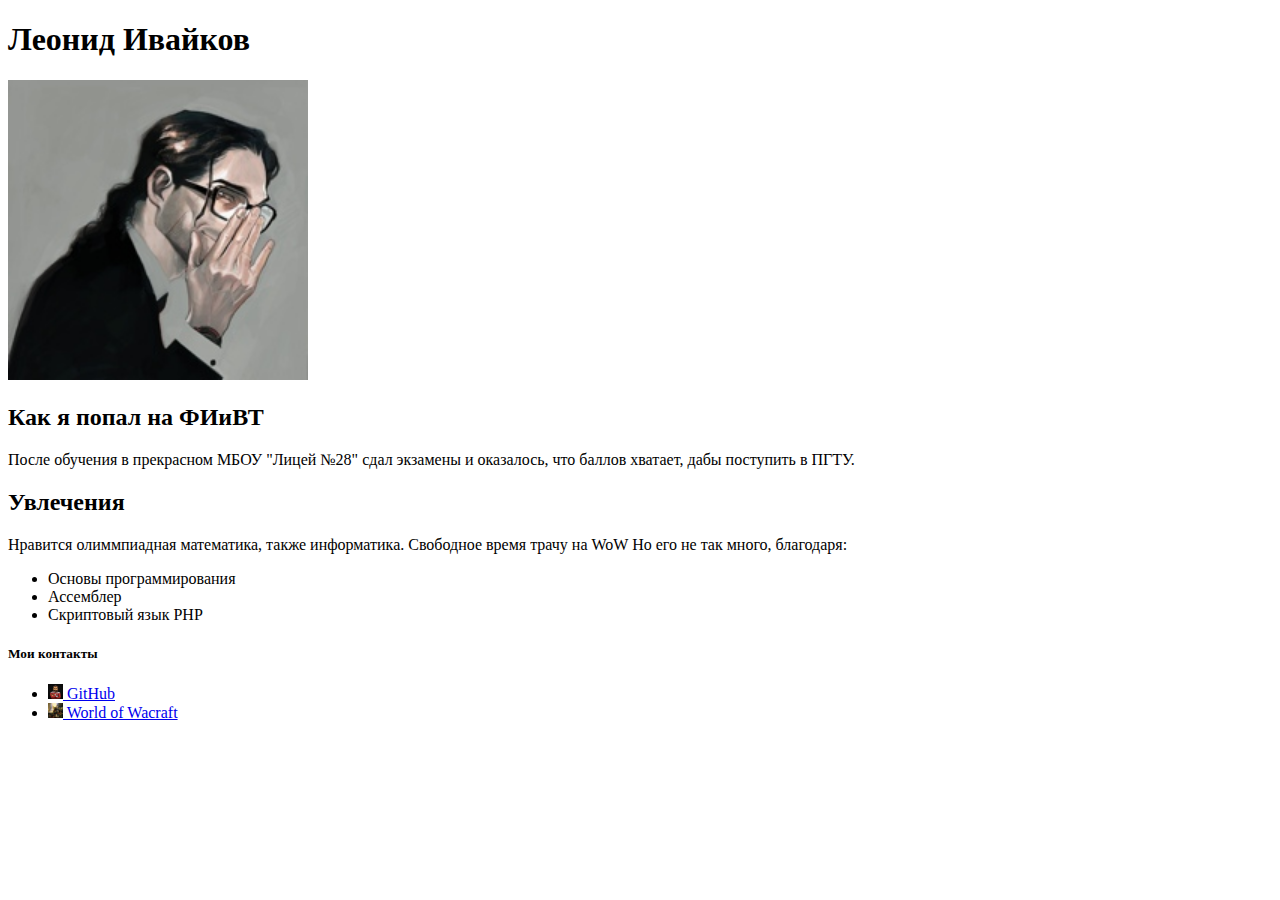
<file: lw4/Me.html>
<!DOCTYPE html>
<html lang='ru'>
<head>
    <meta charset="UTF-8"/>
    <title>Леонид Ивайков</title>
</head>
<body>
    <header>    
        <h1>Леонид Ивайков</h1>
        <img src="images/SadGlasses.jpg" alt="SadGlasses" width="300" height="300">      
    </header>
    <article>
        <h2>Как я попал на ФИиВТ</h2>    
        <p>
            После обучения в прекрасном МБОУ "Лицей №28" сдал
            экзамены и оказалось, что баллов хватает,
            дабы поступить в ПГТУ.
        </p>
        <h2>Увлечения</h2>
        <p>
            Нравится олиммпиадная математика, также информатика.
            Свободное время трачу на WoW
            Но его не так много, благодаря:
        </p>
        <ul>
             <li>Основы программирования</li>
             <li>Ассемблер</li>
             <li>Скриптовый язык PHP</li>
        </ul>
    </article>
    <aside>    
        <h5>Мои контакты</h5>
        <ul>
            <li><a
                href="https://github.com/kelrogg/web-development"> 
                <img src="images/logoGitHub.png" width="15" height="15" alt=''>
                GitHub
            </a></li>
            <li><a
                href="https://worldofwarcraft.com/ru-ru/character/eu/lich-king/виккиликс">
                <img src="images/BloodElf.jpg" width="15" height="15" alt=''>
                World of Wacraft
            </a></li>
        </ul>
    </aside>
</body>              
</html>
</file>
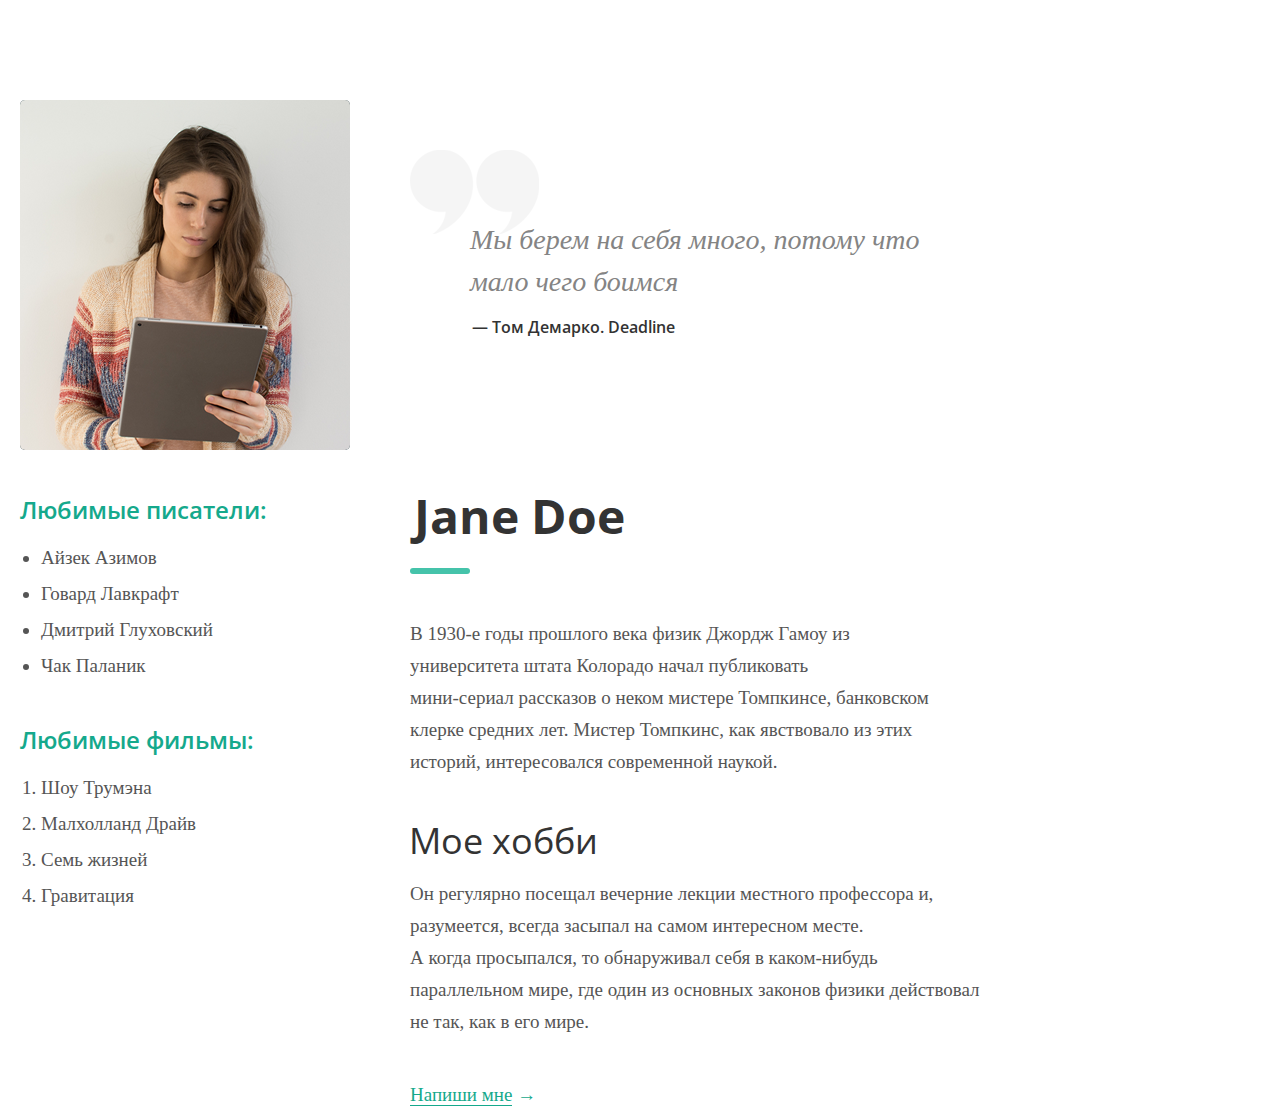
<file: Lw5/task1.html>
<!DOCTYPE html>
<html>

<head>
    <meta charset="utf-8" />
    <title>Profile Page</title>
    <link href="css/style.css" rel="stylesheet"/>
     <link href="https://fonts.googleapis.com/css2?family=Open+Sans:wght@300;400;600;700&display=swap" rel="stylesheet">
</head>
<body class="container">
    <header class="header">
        <div>
            <img class="photo" src="images/JaneDoe.png" alt="Jane Doe" title="Jane Doe">
        </div>
        <div class="quote">
            <img class="quote-photo" src="images/quote.png" alt="Quote">
            <p class="quote-text">
                Мы берем на себя много, потому что мало чего боимся
            </p>
            <p class="quote-author">
                — Том Демарко. Deadline
            </p>
        </div>
    </header>
    <section >
        <div class="left-column">
            <div class="left-column-block">
                <h2 class="left-column-block__title">Любимые писатели:</h2>
                <ul class="left-column-block__item">
                    <li>
                        Айзек Азимов
                    </li>
                    <li>
                        Говард Лавкрафт
                    </li>
                    <li>
                        Дмитрий Глуховский
                    </li>
                    <li>
                        Чак Паланик
                    </li>
                </ul>
            </div>
            <div class="left-column-block">
                <h2 class="left-column-block__title">Любимые фильмы:</h2>
                <ol class="left-column-block__item">
                    <li class="left-column-block__item_first"> 
                        Шоу Трумэна
                    </li>
                    <li> 
                        Малхолланд Драйв
                    </li>
                    <li> 
                        Семь жизней
                    </li>
                    <li> 
                        Гравитация
                    </li>
                </ol>
            </div>
        </div>
        <div class="right-column">
            <div class="right-column-block">
                <h2 class="right-column-block__title_first"> 
                    Jane Doe
                </h2>
                <div class="underline"></div>
                <p class="right-column-block__text_first">
                    В 1930-е годы прошлого века физик Джордж Гамоу из университета штата Колорадо начал публиковать
                    <br>мини-сериал рассказов о неком мистере Томпкинсе, банковском клерке средних лет. Мистер Томпкинс, как
                    явствовало из этих историй, интересовался современной наукой.
                </p>
            </div>
            <div class="right-column-block">
                <h2 class="right-column-block__title">
                    Мое хобби
                </h2>
                <p class="right-column-block__text">
                    Он регулярно посещал вечерние лекции местного профессора и, разумеется, всегда засыпал на самом
                    интересном месте. <br>
                    А когда просыпался, то обнаруживал себя в каком-нибудь параллельном мире, где один из основных законов
                    физики действовал не так, как в его мире.
                </p>
            </div>
            <a class="references" href="#">Напиши мне</a>
            <span class="references-decor" > →</span>
        </div>
    </section>  
</body>

</html>
<!-- "-" - класс блока "__" - элемент блока "_" - модификатор (3-й элемент) -->
</file>
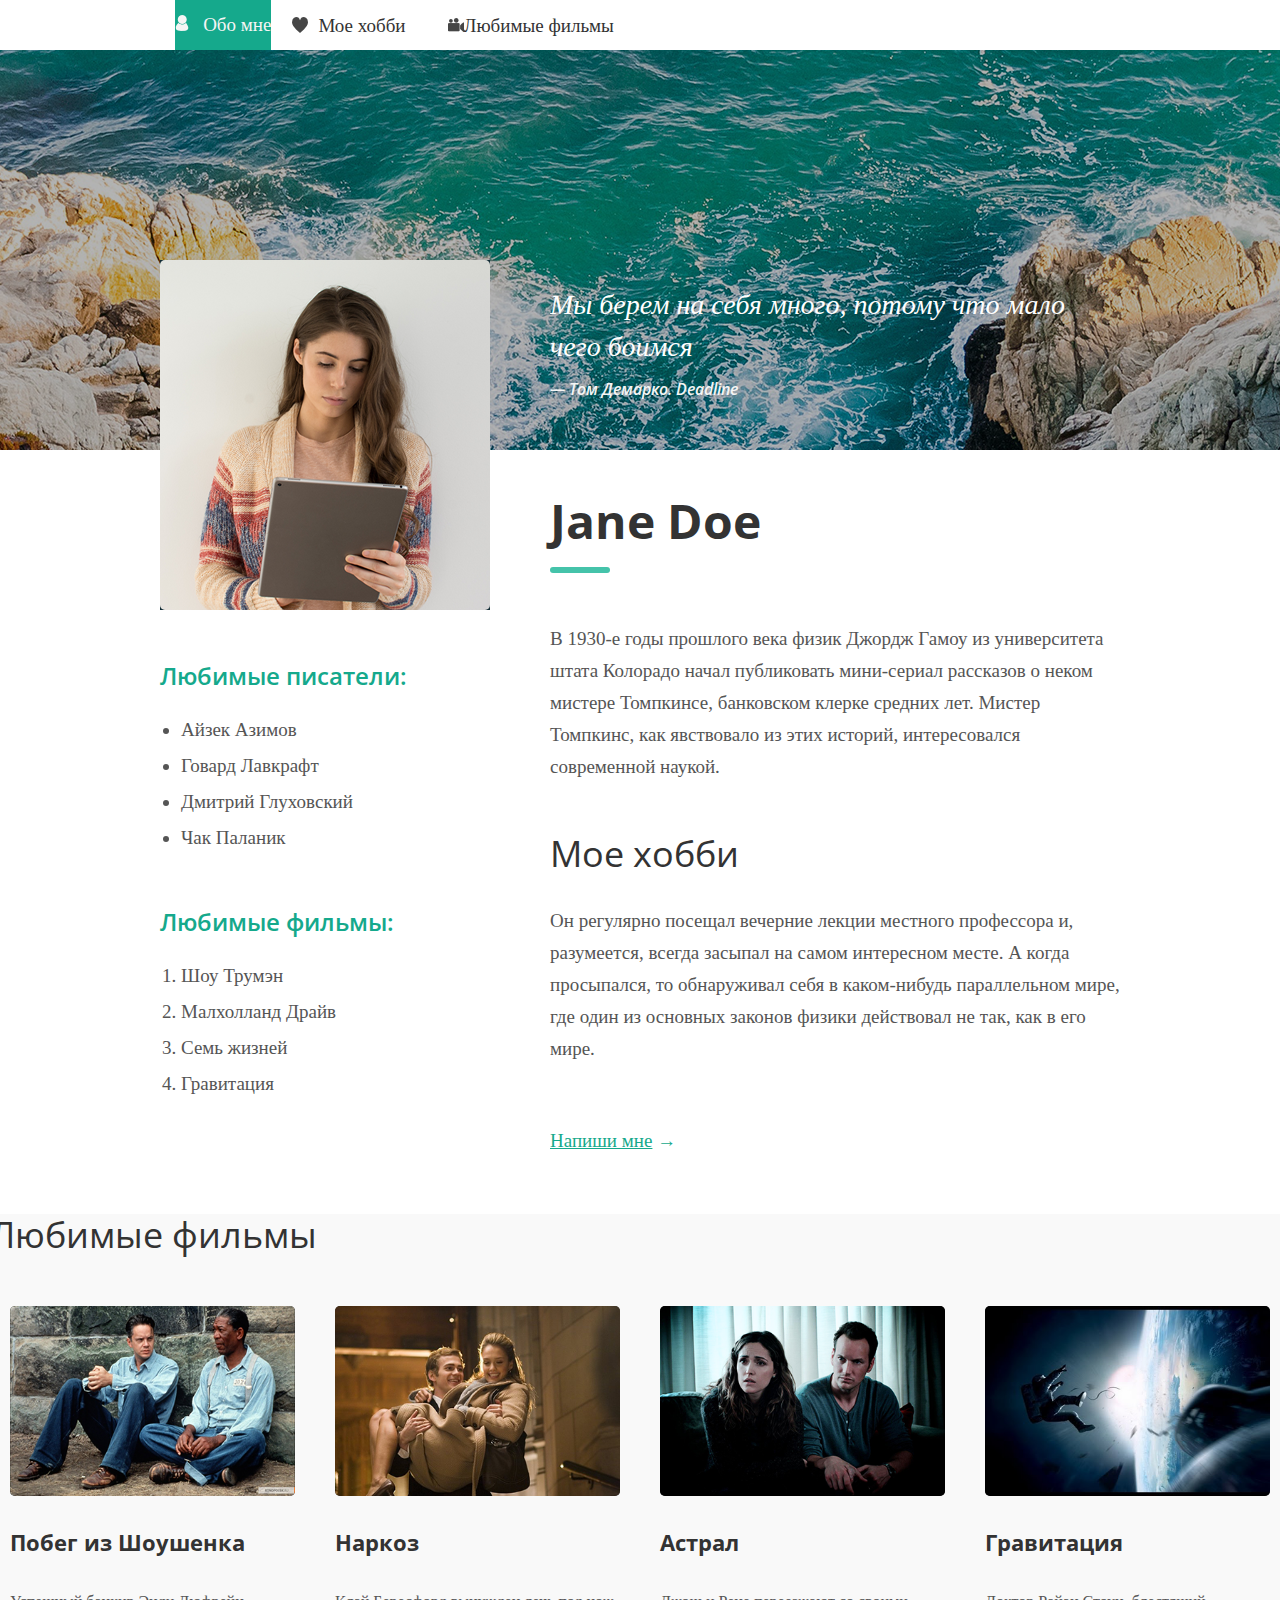
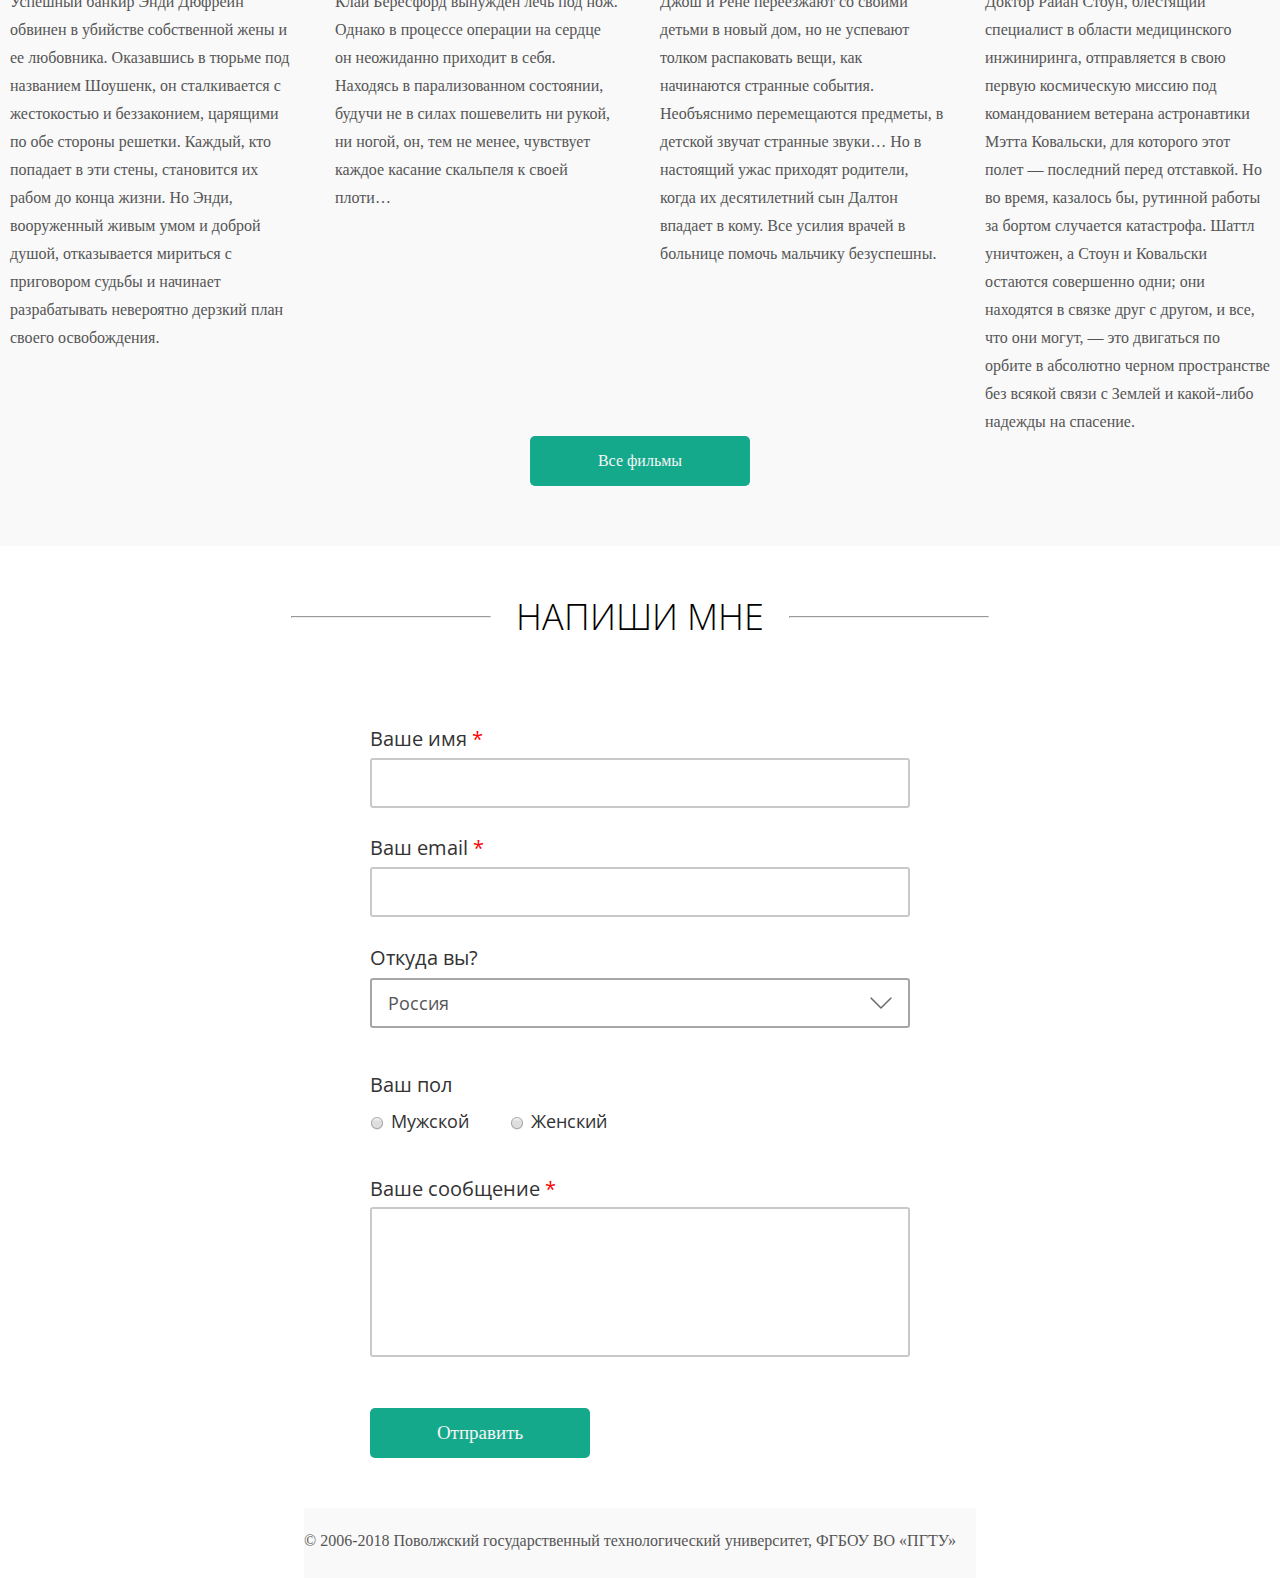
<file: Lw5/task1PLUS.html>
<!DOCTYPE html>
<html>

<head>
    <meta charset="utf-8" />
    <title>Profile Page</title>
    <link href="css/stylePLUS.css" rel="stylesheet"/>
     <link href="https://fonts.googleapis.com/css2?family=Open+Sans:wght@300;400;600;700&display=swap" rel="stylesheet">
</head>
<body class="container">
    <header class="header">
        <nav class="menu">
            <ul class="menu__items">
                <li class="menu__item_highlighted">
                    <div class="menu__item_inner">
                        <img class="icon" src="images/about_me_icon.png" alt="person">
                        <a class="menu__item-link_highlighted" href="#">Обо мне</a>
                    </div>
                </li>
                <li class="menu__item">
                    <div class="menu__item-inner">
                        <img class="icon" src="images/hobby_icon.png" alt="heart">
                        <a class="menu__item-link" href="#">Мое хобби</a>
                    </div>
                </li>
                <li class="menu__item">
                    <div class="menu__item-inner">
                        <img class="icon_shifted" src="images/video_icon.png" alt="camera">
                        <a class="menu__item-link" href="#">Любимые фильмы</a>
                    </div>
                </li>
            </ul>
        </nav>
        <div class="photo-background">
            <img class="photo-sea" src="images/Background.png" alt="Sea" title="Sea">
        </div> 
    </header>
    <section class="columns">
        <div class="left-column">
            <div class="photo-profile">
                <img class="photo-profile__img" src="images/JaneDoe.png" alt="Jane Doe" title="Jane Doe">
            </div>
            <div class="left-column-block">
                <h2 class="left-column-block__title">Любимые писатели:</h2>
                <ul class="left-column-block__item">
                    <li>
                        Айзек Азимов
                    </li>
                    <li>
                        Говард Лавкрафт
                    </li>
                    <li>
                        Дмитрий Глуховский
                    </li>
                    <li>
                        Чак Паланик
                    </li>
                </ul>
            </div>
            <div class="left-column-block">
                <h2 class="left-column-block__title">Любимые фильмы:</h2>
                <ol class="left-column-block__item">
                    <li> 
                        Шоу Трумэн
                    </li>
                    <li> 
                        Малхолланд Драйв
                    </li>
                    <li> 
                        Семь жизней
                    </li>
                    <li> 
                        Гравитация
                    </li>
                </ol>
            </div>
        </div>
        <div class="right-column">
            <div class="quote">
                <p class="quote-text">
                     Мы берем на себя много, потому что мало чего боимся
                 </p>
                 <p class="quote-author">
                     — Том Демарко. Deadline
                 </p>
            </div>
            <div class="right-column-block">
                <h2 class="right-column-block__title_first"> 
                    Jane Doe
                </h2>
                <div class="underline"></div>
                <p class="right-column-block__text_first">
                    В 1930-е годы прошлого века физик Джордж Гамоу из университета штата Колорадо начал публиковать
                    мини-сериал рассказов о неком мистере Томпкинсе, банковском клерке средних лет. Мистер Томпкинс, как
                    явствовало из этих историй, интересовался современной наукой.
                </p>
            </div>
            <div class="right-column-block">
                <h2 class="right-column-block__title">
                    Мое хобби
                </h2>
                <p class="right-column-block__text">
                    Он регулярно посещал вечерние лекции местного профессора и, разумеется, всегда засыпал на самом
                    интересном месте.
                    А когда просыпался, то обнаруживал себя в каком-нибудь параллельном мире, где один из основных законов
                    физики действовал не так, как в его мире.
                </p>
            </div>
            <div class="references">
                <a class="references" href="#">Напиши мне</a>
                <span clear:border-bottom> →</span>
            </div>
        </div>
    </section>
    <div class="overview">
        <div class="overview-header">
            Любимые фильмы
        </div>
        <div class="review">
            <div class="review-block">
                <img class="review-block__photo" src="images/Escape.png" alt="escape">
                <div class="review-block__name">Побег из Шоушенка</div>
                <p class="review-block__text">
                    Успешный банкир Энди Дюфрейн обвинен в убийстве собственной жены и ее любовника. Оказавшись в тюрьме под названием Шоушенк, он сталкивается с жестокостью и беззаконием, царящими по обе стороны решетки. Каждый, кто попадает в эти стены, становится их рабом до конца жизни. Но Энди, вооруженный живым умом и доброй душой, отказывается мириться с приговором судьбы и начинает разрабатывать невероятно дерзкий план своего освобождения.
                </p>
            </div>
            <div class="review-block"> 
                <img class="review-block__photo" src="images/Romantic.png" alt="loveis...">
                <div class="review-block__name">Наркоз</div>
                <p class="review-block__text">
                    Клай Бересфорд вынужден лечь под нож. Однако в процессе операции на сердце он неожиданно приходит в себя. Находясь в парализованном состоянии, будучи не в силах пошевелить ни рукой, ни ногой, он, тем не менее, чувствует каждое касание скальпеля к своей плоти…
                </p>
            </div>
            <div class="review-block">
                <img class="review-block__photo" src="images/Horror.png" alt="couple">
                <div class="review-block__name">Астрал</div>
                <p class="review-block__text">
                    Джош и Рене переезжают со своими детьми в новый дом, но не успевают толком распаковать вещи, как начинаются странные события. Необъяснимо перемещаются предметы, в детской звучат странные звуки… Но в настоящий ужас приходят родители, когда их десятилетний сын Далтон впадает в кому. Все усилия врачей в больнице помочь мальчику безуспешны.
                </p>
            </div>
            <div class="review-block"> 
                <img class="review-block__photo" src="images/Grav.png" alt="space" title="">
                <div class="review-block__name">Гравитация</div>
                <p class="review-block__text">
                    Доктор Райан Стоун, блестящий специалист в области медицинского инжиниринга, отправляется в свою первую космическую миссию под командованием ветерана астронавтики Мэтта Ковальски, для которого этот полет — последний перед отставкой. Но во время, казалось бы, рутинной работы за бортом случается катастрофа. 
                    Шаттл уничтожен, а Стоун и Ковальски остаются совершенно одни; они находятся в связке друг с другом, и все, что они могут, — это двигаться по орбите в абсолютно черном пространстве без всякой связи с Землей и какой-либо надежды на спасение.
                </p>
            </div>
        </div>
        <div class="overview-button">
            <a class="overview-button__link" href="#">Все фильмы</a>
        </div>
    </div>  
    <div class="form-wrapper">
        <div class="form-title">
            <hr class="form-title__line">
            <div class="form-title__text">
                НАПИШИ МНЕ
            </div>
            <hr class="form-title__line">
        </div>
        <form class="form" action="#">
            <div class="form__fields">
                <ul class="form__list">
                    <li class="form__item">
                        <label class="label label_name" for="name">Ваше имя</label>
                        <input class="form__field" type="text" id="name">
                    </li>
                    <li class="form__item">
                        <label class="label label_email" for="mail">Ваш email</label>
                        <input class="form__field" type="text" id="mail">
                    </li>
                    <li class="form__select">
                        <label class="label label_select" for="country">Откуда вы?</label>
                        <select class="form__select-country" id="country">
                            <option class="form__select-option" value="Russia">Россия</option>
                            <option class="form__select-option" value="England">Англия</option>
                        </select>
                    </li>
                    <li class="form__radio">
                        <label class="label label_radio" for="">Ваш пол</label>
                        <div class="form__radio-wrapper">
                            <input class="form__gender-item" type="radio" id="male" name="gender" value="male">
                            <label class="form__gender-item-info" for="male">Мужской</label>
                            <input class="form__gender-item" type="radio" id="female" name="gender" value="female">
                            <label class="form__gender-item-info" for="female">Женский</label>    
                        </div>
                    </li>
                    <li class="form__textarea">
                        <label class="label label_textarea" for="text">Ваше сообщение</label>
                        <textarea class="form__textarea-field" id="text"></textarea>
                    </li>
                </ul>
            </div>
            <div class="submit-container__button">
                <input class="submit-container__button-link" type="submit" value="Отправить">
            </div>
        </form>
    </div>
    <footer class="footer">
            <div class="footer__text">
                2006-2018 Поволжский государственный технологический университет, ФГБОУ ВО «ПГТУ»
            </div>
    </footer>
</body>

</html>
<!-- "-" - класс блока "__" - элемент блока "_" - модификатор (3-й элемент) -->
</file>
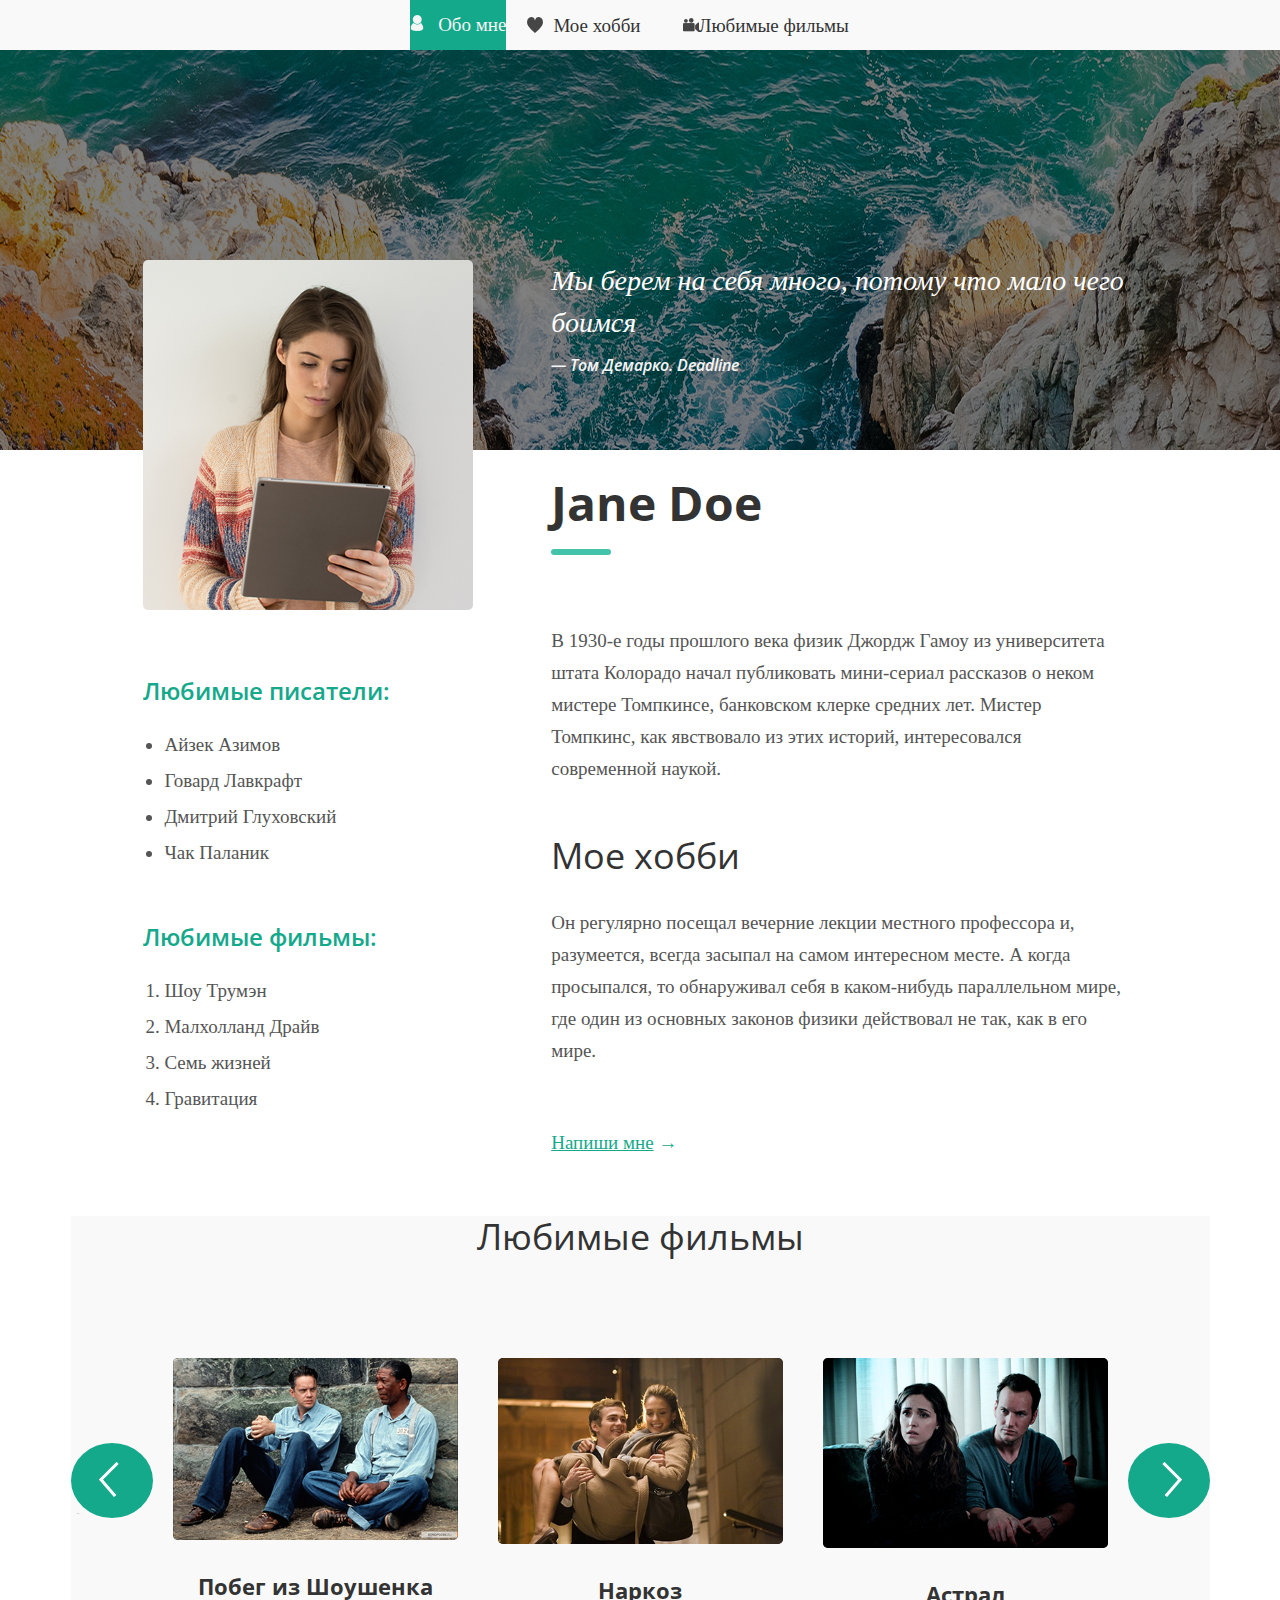
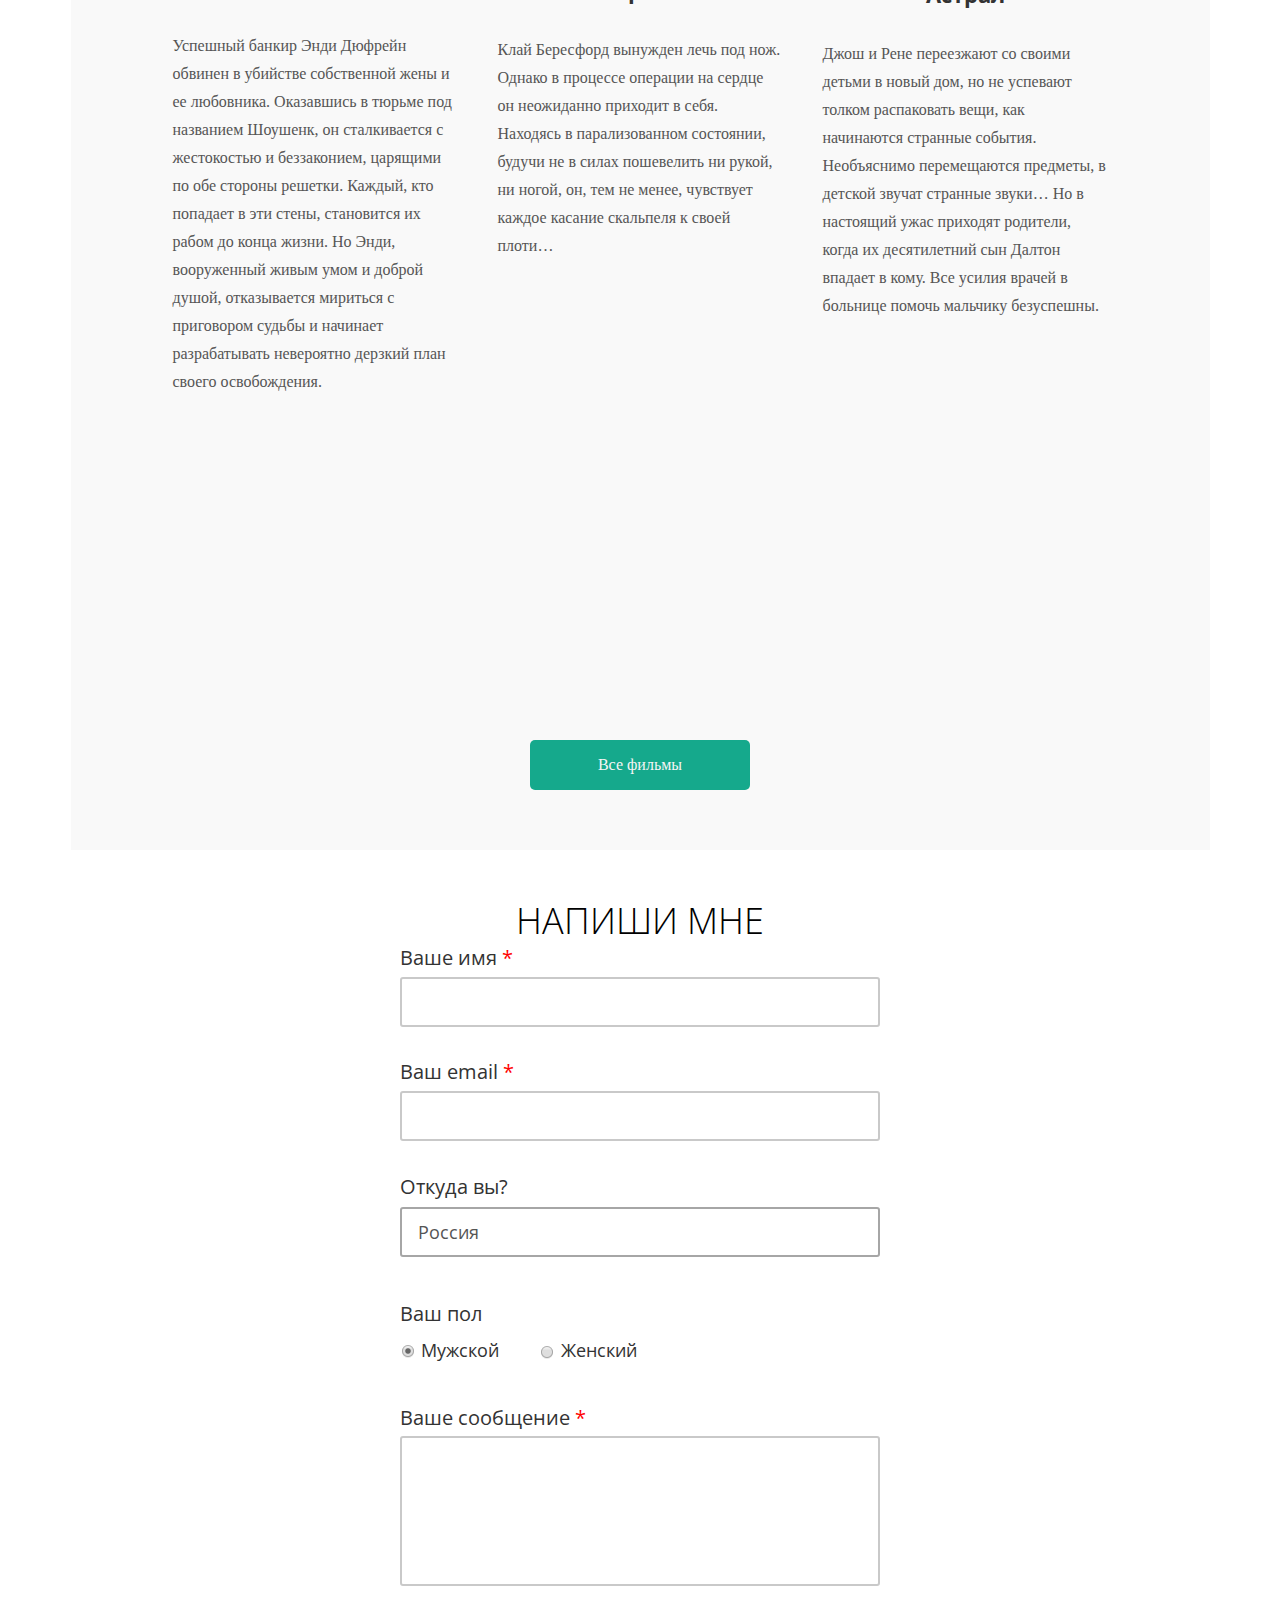
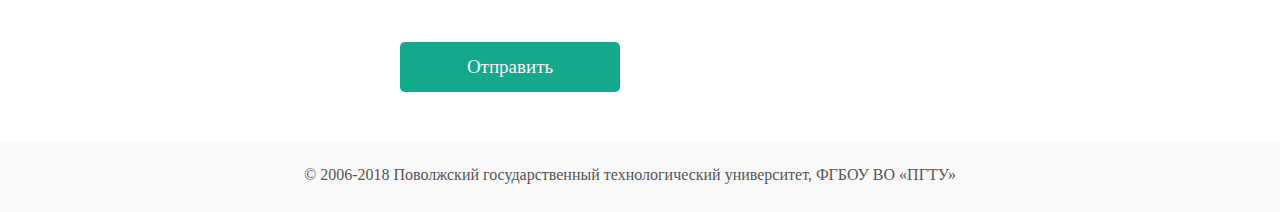
<file: Lw10/web/grid_index.html>
<!DOCTYPE html>
<html>

<head>
    <meta charset="utf-8" />
    <meta name="viewport" content="width=device-width, initial-scale=1.0" >
    <meta http-equiv="X-UA-Compatible" content="IE=9"/>
    <script src="js/script.js" defer></script>
    <script src="js/save_feedback.js" defer></script>
    <title>Profile Page</title>
    <link href="src/grid_style.css" rel="stylesheet"/>
    <link href="https://fonts.googleapis.com/css2?family=Open+Sans:wght@300;400;600;700&display=swap" rel="stylesheet">
</head>
<body class="container">
    <header class="header">
        <nav class="menu">
            <ul class="menu__items">
                <li class="menu__item_highlighted">
                    <div class="menu__item_inner">
                        <img class="icon" src="src/imgs/icon_about_me.png" alt="person">
                        <a class="menu__item-link_highlighted" href="#">Обо мне</a>
                    </div>
                </li>
                <li class="menu__item">
                    <div class="menu__item-inner">
                        <img class="icon" src="src/imgs/icon_hobby.png" alt="heart">
                        <a class="menu__item-link" href="#">Мое хобби</a>
                    </div>
                </li>
                <li class="menu__item">
                    <div class="menu__item-inner">
                        <img class="icon_shifted" src="src/imgs/icon_video.png" alt="camera">
                        <a class="menu__item-link" href="#">Любимые фильмы</a>
                    </div>
                </li>
            </ul>
        </nav>
        <div class="photo-background">
            <img class="photo-sea" align="middle" src="src/imgs/background.png" alt="Sea" title="Sea">
        </div>
    </header>
    <div class="main-info">
        <div class="about-me">
            <img class="photo-profile__img" src="src/imgs/me.png" alt="Jane Doe" title="Jane Doe">
            <div class="quote">
                <p class="quote-text">
                     Мы берем на себя много, потому что мало чего боимся
                 </p>
                 <p class="quote-author">
                     — Том Демарко. Deadline
                 </p>
            </div>
            <div class="name">
                <h2 class="right-column-block__title_first"> 
                    Jane Doe
                </h2>
                <div class="underline"></div>
            </div>
            <div class="left-column">
                <div class="left-column-block">
                    <h2 class="left-column-block__title">Любимые писатели:</h2>
                    <ul class="left-column-block__item">
                        <li>
                            Айзек Азимов
                        </li>
                        <li>
                            Говард Лавкрафт
                        </li>
                        <li>
                            Дмитрий Глуховский
                        </li>
                        <li>
                            Чак Паланик
                        </li>
                    </ul>
                </div>
                <div class="left-column-block">
                    <h2 class="left-column-block__title">Любимые фильмы:</h2>
                    <ol class="left-column-block__item">
                        <li> 
                            Шоу Трумэн
                        </li>
                        <li> 
                            Малхолланд Драйв
                        </li>
                        <li> 
                            Семь жизней
                        </li>
                        <li> 
                            Гравитация
                        </li>
                    </ol>
                </div>
            </div>
            <div class="right-column">
                <div class="right-column-block">
                    <p class="right-column-block__text_first">
                        В 1930-е годы прошлого века физик Джордж Гамоу из университета штата Колорадо начал публиковать
                        мини-сериал рассказов о неком мистере Томпкинсе, банковском клерке средних лет. Мистер Томпкинс, как
                        явствовало из этих историй, интересовался современной наукой.
                    </p>
                </div>
                <div class="right-column-block">
                    <h2 class="right-column-block__title">
                        Мое хобби
                    </h2>
                    <p class="right-column-block__text">
                        Он регулярно посещал вечерние лекции местного профессора и, разумеется, всегда засыпал на самом
                        интересном месте.
                        А когда просыпался, то обнаруживал себя в каком-нибудь параллельном мире, где один из основных законов
                        физики действовал не так, как в его мире.
                    </p>
                </div>
                <div class="references">
                    <a class="references" href="#">Напиши мне</a>
                    <span clear:border-bottom> →</span>
                </div>
            </div>
        </div>
    </div>
    <div class="overview">
        <div class="overview-header">
            Любимые фильмы
        </div>
        <div class="slider">
            <div class="button-wrapper__prev">
                <button class="prev-btn btn" id="prev-btn"><img src="src/imgs/left_arrow_only_new.png" alt="pr"></button>
            </div>
            <div class="review">
                <div class="review-block">
                    <img class="review-block__photo" src="src/imgs/film1.png" alt="escape">
                    <div class="review-block__name">Побег из Шоушенка</div>
                    <p class="review-block__text">
                        Успешный банкир Энди Дюфрейн обвинен в убийстве собственной жены и ее любовника. Оказавшись в тюрьме под названием Шоушенк, он сталкивается с жестокостью и беззаконием, царящими по обе стороны решетки. Каждый, кто попадает в эти стены, становится их рабом до конца жизни. Но Энди, вооруженный живым умом и доброй душой, отказывается мириться с приговором судьбы и начинает разрабатывать невероятно дерзкий план своего освобождения.
                    </p>
                </div>
                <div class="review-block"> 
                    <img class="review-block__photo" src="src/imgs/film2.png" alt="loveis">
                    <div class="review-block__name">Наркоз</div>
                    <p class="review-block__text">
                        Клай Бересфорд вынужден лечь под нож. Однако в процессе операции на сердце он неожиданно приходит в себя. Находясь в парализованном состоянии, будучи не в силах пошевелить ни рукой, ни ногой, он, тем не менее, чувствует каждое касание скальпеля к своей плоти…
                    </p>
                </div>
                <div class="review-block">
                    <img class="review-block__photo" src="src/imgs/film3.png" alt="couple">
                    <div class="review-block__name">Астрал</div>
                    <p class="review-block__text">
                        Джош и Рене переезжают со своими детьми в новый дом, но не успевают толком распаковать вещи, как начинаются странные события. Необъяснимо перемещаются предметы, в детской звучат странные звуки… Но в настоящий ужас приходят родители, когда их десятилетний сын Далтон впадает в кому. Все усилия врачей в больнице помочь мальчику безуспешны.
                    </p>
                </div>
                <div class="review-block"> 
                    <img class="review-block__photo" src="src/imgs/film4.png" alt="space">
                    <div class="review-block__name">Гравитация</div>
                    <p class="review-block__text">
                        Доктор Райан Стоун, блестящий специалист в области медицинского инжиниринга, отправляется в свою первую космическую миссию под командованием ветерана астронавтики Мэтта Ковальски, для которого этот полет — последний перед отставкой. Но во время, казалось бы, рутинной работы за бортом случается катастрофа. 
                        Шаттл уничтожен, а Стоун и Ковальски остаются совершенно одни; они находятся в связке друг с другом, и все, что они могут, — это двигаться по орбите в абсолютно черном пространстве без всякой связи с Землей и какой-либо надежды на спасение.
                    </p>
                </div>
                <div class="review-block"> 
                    <img class="review-block__photo" src="src/imgs/film5.jpg" alt="districts">
                    <div class="review-block__name">Районы</div>
                    <p class="review-block__text">
                        Алма-Ата, 1987 год. Главный герой фильма - 16-летний Арсен, который из пригорода переезжает в центр города и идет в новую школу. В новой школе он заводит дружбу с одноклассниками, активными участниками так называемых «Районовских движений». Вместе с этим, Арсен сталкивается с уличной, подростковой иерархией и насилием. И перед ним встает выбор, стать как все или остаться верным самому себе.
                    </p>
                </div>
                <div class="review-block"> 
                    <img class="review-block__photo" src="src/imgs/film6.jpg" alt="brother">
                    <div class="review-block__name">Брат</div>
                    <p class="review-block__text">
                        Демобилизованный из армии Данила Багров возвращается в родной город. Скучная, однообразная жизнь провинции не может устроить крепкого русского парня, и он решает поехать в Питер, испытать себя. Тем более, что там, по слухам, уже давно процветает его старший брат. Но «новая русская» жизнь северной столицы оказывается слишком неожиданной, а родной брат Данилы зарабатывает на жизнь заказными убийствами. Даниле предстоит многое узнать… и со многими разобраться…
                    </p>
                </div>
                <div class="review-block"> 
                    <img class="review-block__photo" src="src/imgs/film7.jpg" alt="Kung-Fu Po">
                    <div class="review-block__name">Кунг-фу панда</div>
                    <p class="review-block__text">
                        Главным героем здесь становится большая и неповоротливая панда по имени По. Вс. Жизнь наш новый друг мечтал о славе в сфере боевых искусств, но, как это часто бывает, жизнь его была очень далека от исполнения мечты. Да и сам медведь был мало похож на воина или хотя бы на ученика воина, ведь все знают, какие панды неуклюжие и толстые. Поэтому все, что оставалось нашему герою – это продавать лапшу и лелеять свою мечту.
                        Но однажды великий мастер по имени Угвей выбирает Воина Дракона, который должен обрести невероятную силу и мощь и победить силы зла. Все ученики мастера, долго и упорно тренировавшиеся, находятся в предвкушении того, что учитель назовет его имя, а он выбирает…нашего героя!
                    </p>
                </div>
                <div class="review-block"> 
                    <img class="review-block__photo" src="src/imgs/film8.jpg" alt="RaM">
                    <div class="review-block__name">Рик и Морти</div>
                    <p class="review-block__text">
                        Сериал посвящён злоключениям циничного безумного учёного Рика Санчеза и его наивного, капризного и неуверенного в себе внука Морти; создатель сериала Ройланд озвучивает обоих персонажей. Сериал, выросший из хулиганской анимационной пародии на франшизу «Назад в будущее», получил чрезвычайно высокие отзывы критики, особо отмечавшей его оригинальность, креативность и чувство юмора.
                    </p>
                </div>
                <div class="review-block"> 
                    <img class="review-block__photo" src="src/imgs/film9.jpg" alt="RingLord">
                    <div class="review-block__name">Властелин колец</div>
                    <p class="review-block__text">
                        Всё началось с отливки великих колец. Три из них были отданы бессмертным эльфам, семь — пещерным гномам, а девять — королям людского рода. Но в пылающей пещере вулкана Ородруин Тёмный властелин Саурон тайно выковал ещё одно — Единое Кольцо, призванное подчинить себе все остальные. В этом Кольце была сосредоточена вся злоба и мощь повелителя Мордора, задумавшего положить конец свободе народов Средиземья и подчинить их себе навеки. Последний союз людей и эльфов выступил против армий Мордора. Правителю Гондора Исилдуру, сыну павшего в бою короля, удалось отрубить Саурону палец и завладеть Кольцом. Но оно поработило его волю и привело к гибели. Кольцо было потеряно и пролежало на дне реки две с половиной тысячи лет. Затем оно попало в руки существа по имени Голлум, который обладал им в течение столетий, пока Кольцо не было найдено хоббитом Бильбо Бэггинсом.
                    </p>
                </div>
                <div class="review-block"> 
                    <img class="review-block__photo" src="src/imgs/film10.jpg" alt="pulpfiction">
                    <div class="review-block__name">Криминальное чтиво</div>
                    <p class="review-block__text">
                        Винсент Вега и Джулс Уиннфилд, бандиты на службе у Марселласа Уоллеса, должны забрать принадлежащий их боссу чемодан у Бретта и его компаньонов, предположительно вследствие нарушения последними договорённости. По дороге они обсуждают данное Уоллесом Винсенту поручение «вывести в свет» вечером того же дня Мию Уоллес, жену босса. Винсент рассказывает о своей недавней поездке в Европу. Идёт известный диалог о «Quarter Pounder», сэндвиче из McDonald's, который в Европе из-за метрической системы называют «Royal with Cheese». Добравшись до квартиры, после непродолжительного диалога и цитирования искажённого отрывка из проповедей пророка Иезекииля, Джулс и Винсент убивают Бретта и одного из его компаньонов.
                    </p>
                </div>
                <div class="review-block"> 
                    <img class="review-block__photo" src="src/imgs/film11.jpg" alt="live">
                    <div class="review-block__name">Жить</div>
                    <p class="review-block__text">
                        В основе сюжета фильма — три параллельные истории, герои которых сталкиваются с тяжелейшим испытанием в жизни — потерей близких людей. Маленький мальчик теряет отца, молодая девушка — любимого человека, а у женщины средних лет погибают две дочери-двойняшки. В каждой истории свой финал, каждый выбирает сам, как жить дальше. Все три линии показаны на фоне современной жизни в российской глубинке, с самыми острыми бытовыми и социальными проблемами современной России.
                    </p>
                </div>
                <div class="review-block"> 
                    <img class="review-block__photo" src="src/imgs/film12.jpg" alt="sparta">
                    <div class="review-block__name">300 спартанцев</div>
                    <p class="review-block__text">
                        Спартанцы отбивают многочисленные персидские атаки. Персы бросают в бой свои лучшие силы — колоссальных боевых слонов, закованного в броню носорога, колдунов с пороховыми бомбами и элитную гвардию с берсерком-великаном. В лагере Ксеркса монструозный палач с клинками вместо рук рубит головы потерпевшим неудачу военачальникам. На переговорах с Ксерксом Леонид отвергает предложение покориться и стать предводителем всей Греции, «понести боевое знамя Ксеркса в самое сердце Европы». Персы вновь идут в атаку, но все их усилия оказываются тщетными.
                    </p>
                </div>
            </div>
            <div class="button-wrapper__next">
                <button class="next-btn btn" id="next-btn"><img src="src/imgs/right_arrow_only.png"></button>
            </div>
        </div>
        <div class="overview-button">
            <a class="overview-button__link" href="#">Все фильмы</a>
        </div>
        
    </div>  
    <div class="form-wrapper">
        <div class="form-title">
            <hr class="form-title__line">
            <div class="form-title__text">
                НАПИШИ МНЕ
            </div>
            <hr class="form-title__line">
        </div>
        <form class="form" id="simple_form">
            <div class="form__fields">
                <ul class="form__list">
                    <li class="form__item required">
                        <label class="label label_name" for="name">Ваше имя</label>
                        <input class="form__field" type="text" name="name" maxlength="35" id="name" required>
                         <div class="name-error-message"></div>
                    </li>
                    <li class="form__item required email">
                        <label class="label label_email" for="email">Ваш email</label>
                        <input class="form__field" type="text" name="email" id="email" required>
                        <div class="email-error-message"></div>
                    </li>
                    <li class="form__select">
                        <label class="label label_select" for="country">Откуда вы?</label>
                        <select class="form__select-country" id="country">
                            <option class="form__select-option" value="Russia">Россия</option>
                            <option class="form__select-option" value="England">Англия</option>
                        </select>
                    </li>
                    <li class="form__radio">
                        <label class="label label_radio" for="">Ваш пол</label>
                        <div class="form__radio-wrapper">
                            <input class="form__gender-item" type="radio" id="male" name="gender" value="male" checked>
                            <label class="form__gender-item-info" for="male">Мужской</label>
                            <input class="form__gender-item" type="radio" id="female" name="gender" value="female">
                            <label class="form__gender-item-info" for="female">Женский</label>    
                        </div>
                    </li>
                    <li class="form__textarea required message">
                        <label class="label label_textarea" for="message">Ваше сообщение</label>
                        <textarea class="form__textarea-field" name="message" id="message"></textarea>
                        <div class="message-error-message"></div>
                    </li>
                </ul>
            </div>
            <div class="submit-container__button">
                <input class="submit-container__button-link" type="submit" value="Отправить">
                <div class="verified-wrapper" id="verified-wrapper">
                    <div class="verified-img-wrapper verified">
                        <img class="verified-img" src="src/imgs/verify.png" alt="verified" title="verified"/>
                    </div>
                    <div class="verified-text verified">
                        Ваше сообщение успешно отправлено
                    </div>
                </div>
            </div>
        </form>
    </div>
    <footer class="footer">
        <div class="footer__text">
            2006-2018 Поволжский государственный технологический университет, ФГБОУ ВО «ПГТУ»
        </div>
    </footer>
</body>

</html>
<!-- "-" - класс блока "__" - элемент блока "_" - модификатор (3-й элемент) -->
</file>
<file: Lw9/src/style.css>
*{
    margin: 0;
    box-sizing: border-box;
}

.container{
    display: flex;
    align-items: center;
    flex-direction: column;
    /*width: 100vw;*/
}

.header{
    text-align: left;
    width: 100%;
 }

.menu{ 
    display: flex;
    flex-direction: column;                               
    width: 100%;
    background-color: #f9f9f9;
}

.menu__items{
    list-style-type: none;
    padding-left: 0; 
}

.menu__item,
.menu__item_highlighted{
    display: flex;
    justify-content: center;
    align-items: center;
    min-height: 50px;
}

.menu__link:hover
{
    color: #fff;
    background-color: #15a98c;
}

.menu__item:hover img
{
    filter: invert(1) brightness(4);
}

.menu__item_highlighted{
    background-color: #15a98c;
}

.menu__item-inner                                       
{
    display: flex;
    align-items: center;
    height: 30px;
}

.menu__item-link{
    text-decoration: none;
    color: #333;
    font-family: "Georgia";
    padding-top: 1px;
}

.menu__item-link_highlighted{
    text-decoration: none;
    color: #f5f5f5;
    font-family: "Georgia";
    padding-top: 1px;
}

.icon
{
    flex-shrink: 0;
    padding-right: 10px;
}

.photo-background{
    /*position: relative;*/
    background-color: #000;
    overflow-x: hidden;
}

.photo-sea{
    height: 400px;
    opacity: 0.5;
}

.about-me{
    display: flex;
    align-items: center;
    flex-direction: column;
}

.photo-profile{
    position: relative;
    order: -1;
    margin-top: 0;
    background
    width: 80%;
    z-index: 1;
}

.photo-profile__img{
    width: 100%;
    border-radius: 5px;
    z-index: -1;
}

.columns{
    display: flex;
    flex-direction: column;
    justify-content: center;
    width: 100%;
}

 .quote{
    /*display: flex;*/
    order: -2;
    font-size: 28px;
    line-height: 42px;
    width: 80%;
    height: auto;
    max-height: 200px;
    margin-top: -300px;
    margin-bottom: 20px;
    overflow: auto;
    /*position: relative;*/
    font-family: "Open Sans";
    color: #fff;
    font-style: italic;
    font-family: "Georgia";
    z-index: 2;
 }


.quote-text{
    color: #fff;
    font-family: "Georgia"
    font-style: italic;
    height: auto;
    font-size: 28px;
    line-height: 42px; 
}

.quote-author
{
    color: #f5f5f5;
    font-family: "Open Sans";
    height: auto;
}

.left-column
{
    font-family: "Georgia";
    font-size: 19px;
    margin: 0 20px;
}

.left-column-block
{
    display: flex;
    flex-direction: column;
    align-items: center;
    color: #555;
    font-family: "Georgia";
    margin-top: 50px;
    font-size: 19px;
}

.left-column-block__title
{
    color: #15a98c;
    font-family: "Open Sans";
    font-size: 24px;
    line-height: 32px;
    font-weight: 600;
}

.left-column-block__item
{
    color: #555;
    font-family: "Georgia";
    margin-top: 20px;
    padding-inline-start: 21px;
    font-size: 19px;
    line-height: 36px;
}

.right-column{
    font-family: "Georgia";
    margin-right: 20px;
    font-size: 19px;
    line-height: 36px;
}

.right-column-block{
    color: #555;
    font-family: "Georgia";
    margin-top: 50px;
    text-align: center;
    font-size: 19px;
    line-height: 32px;

}

.right-column-block__title{
    color: #333;
    font-family: "Open Sans";
    font-size: 36px;
    line-height: 42px;
    font-weight: 400;   
}

.right-column-block__title_first{
    color: #333;
    font-family: "Open Sans";
    font-size: 48px;
    line-height: 42px;
    font-weight: 700;
}

.right-column-block__text{
    margin-top: 30px;
}

.right-column-block__text_first{
    margin-top: 50px;
}

.overview{
    display: flex;
    flex-direction: column;
    align-items: center;
    background-color: #f9f9f9;
    background-size: 100%;
    margin-top: 57px;
    padding-bottom: 60px;
    max-width: 480px;
    width: 100%;
}

.overview-header{
    font-size: 36px;
    line-height: 42px;
    text-align: center;
    color: #333;
    font-weight: 400;
    font-family: "Open Sans";
}

.review{
    display: flex;
    flex-direction: column;
    justify-content: space-around;
    list-style-type: none;
    margin-top: 50px;
    width: 100%;
}

.review-block{
    display: flex;
    flex-direction: column;
    max-width: 480px;
    margin: 0 20px;
}

.review-block__photo{
    width: 100%;
    height: 100%;
    border-radius: 5px;
    margin-top: 50px;
    background-color: #464646;
}


.review-block__name{
    margin-top: 30px;
    font-size: 22px;
    line-height: 32px;
    text-align: center;
    color: #333;
    font-weight: 700;
    font-family: "Open Sans";
}

.review-block__text{
    /*box-sizing: border-box;
    margin-top: 17px;
    padding: 0 1px;*/
    margin-top: 30px;
    width: 100%;
    line-height: 28px;
    color: #555;
    font-family: "Georgia";
}

.overview-button{
    display: flex;
    justify-content: center;
}

.overview-button__link{
    box-sizing: border-box;
    display: flex;
    justify-content: center;
    align-items: center;
    width: 220px;
    height: 50px;
    margin-top: 30px;
    border-radius: 5px;
    background-color: #15a98c;
    text-decoration: none;         
    line-height: 32px;
    color: #f5f5f5;
    font-family: "Georgia";
}

.overview-button__link:hover 
{
    background-color: #098d71;
}

.overview-button__link:active 
{
    background-color: #f9f9f9;
}

.references
{
    text-align: center;
    margin-top: 60px;
    font-size: 19px;
    line-height: 32px;
    color: #15a98c;
    font-family: "Georgia";

}

.underline
{
    margin: 0 auto;
    width: 60px;
    height: 6px;
    border-radius: 3px;
    background-color: #45c3aa;
    margin-top: 25px;
}

.form-wrapper
{
    margin-top: 50px;
    max-width: 480px;
    width: 95%;
    display: flex;
    flex-direction: column;
    /*justify-content: center;*/
    align-items: center;
    font-size: 36px;
    line-height: 42px;
}

.form-title
{
    /*box-sizing: border-box;*/
    display: flex;
    justify-content: center;
    align-items: center;
    width: 100%;
}


.form-title__line
{
    display: none;
}

.form-title__text
{
    /*box-sizing: content-box;*/
    font-weight: 300;
    font-family: "Open Sans";
    padding: 0px 25px;
}

.form
{
    /*margin-top: 68px;
    margin: 68px auto 0 auto;*/
    /* margin-left: 690px; */
    width: 100%;
    display: flex;
    flex-direction: column;
    justify-content: center;
}


.form__list
{
    list-style-type: none;
    padding-inline-start: 0px;
}

.form__item
{
    display: flex;
    flex-direction: column;
}

.form__select-name
{
    font-size: 20px;
    line-height: 32px;
    color: #333;
    font-weight: 400;
    font-family: "Open Sans";
}

.label
{
    margin-bottom: 3px;
    font-size: 20px;
    line-height: 32px;
    color: #333;
    font-weight: 400;
    font-family: "Open Sans";
}

.label::after
{
    content: " *";
    color: red;
}

.label_email
{
    margin-top: 24px;
}

.form__select
{
    margin-top: 15px;
}

.label_select::after
{
    content: "";
}

.form__fields{
}

.form__field
{
    border: 2px solid #c9c9c9;
    height: 50px;
    font-size: 20px;
    padding-left: 20px;
    border-radius: 3px;
}

.form__field:focus
{
    outline: none;
    border: 2px solid #15a98c;  
}

.form__field:active
{
    outline: none;
    border: 2px solid #15a98c;
}

.form__select-country
{
    margin-top: 4px;
    box-sizing: border-box;
    appearance: none;
    padding-left: 16px;
    height: 50px;
    max-width: 480px;
    width: 100%;
    font-size: 18px;
    line-height: 32px;
    color: #555;
    font-weight: 400;
    font-family: "Open Sans";
    border-radius: 3px;
    border: 2px solid #a6a6a6;
    background: url('../src/imgs/arrow_down.png') no-repeat right center;
    background-position-x: 498px;
    cursor: pointer;
}

.form__select-country:focus
{
    outline: none;
    border: 2px solid #15a98c;
}

.form__radio
{
    margin-top: 41px;
    font-size: 20px;
    line-height: 32px;
    color: #333;
    font-weight: 400;
    font-family: "Open Sans";
}

.label_radio::after
{
    content: "";
}

.form__radio-wrapper
{
    display: flex;
    justify-content: flex-start;
    align-items: center;

}

.form__gender-item[type="radio"]
{
    margin-top: 4px;
    margin-left: -1px;
    margin-right: 0px;
    appearance: none;
    border: none;
    width: 17px;
    height: 17px;
    outline: none;
    cursor: pointer;
    background: url(../src/imgs/radio.png) left center no-repeat;
    background-size: 17px;
}

.form__gender-item[type="radio"]:checked
{
    background: url(../src/imgs/radio_checked.png) left center no-repeat;
}

.form__gender-item-info
{
    font-size: 18px;
    line-height: 40px;
    color: #333;
    font-weight: 400;
    font-family: "Open Sans";
    padding-left: 5px;
    margin-right: 41px;
}

.label_textarea
{
    line-height: 36px;
}

.form__textarea
{
    margin-top: 22px;
}

.form__textarea-title
{
    font-size: 20px;
    line-height: 32px;
    color: #333;
    font-weight: 400;
    font-family: "Open Sans";
}


.form__textarea-field
{
    box-sizing: border-box;
    /*padding-left: 20px;*/
    padding-top: 10px;
    height: 150px;
    max-width: 480px;
    width: 100%;
    resize: none;
    font-size: 18px;
    line-height: 32px;
    color: #555;
    font-weight: 400;
    font-family: "Open Sans";
    border-radius: 3px;
    border: 2px solid #c9c9c9;
    cursor: text;
}

.form__textarea-field:active
{
    outline: none;
    border: 2px solid #15a98c;
}

.form__textarea-field:focus
{
    outline: none;
    border: 2px solid #15a98c;
}

.submit-container__button
{
    display: flex;
    justify-content: flex-start;
    margin-top: 42px;
}

.submit-container__button-link
{
    appearance: none;
    box-sizing: border-box;
    display: flex;
    justify-content: center;
    align-items: center;
    width: 220px;
    height: 50px;
    border-radius: 5px;
    border: none;
    outline: none;
    cursor: pointer;
    background-color: #15a98c;
    font-size: 19px;
    line-height: 32px;
    color: #f5f5f5;
    font-family: "Georgia";
}

.submit-container__button-link:hover 
{
    background-color: #098d71; 
}

.submit-container__button-link:active 
{
    background-color: #f9f9f9;
}

.footer
{
    display: flex;
    justify-content: center;
    align-items: center;
    margin-top: 50px;
    width: 100%;
    height: 70px;
    background-color: #f9f9f9;
    font-size: 16px;
    line-height: 32px;
    color: #555;
    font-family: "Georgia";
}

.footer__text
{
    padding-right: 20px;
    padding-bottom: 5px;
}

.footer__text:before
{
    content: "\00A9";
}

@media screen and (min-width: 480px){
    .left-column
    {
        display: flex;
        justify-content: center;
    }

    .left-column-block__title
    {
        text-align: center;
        width: 70%;
    }

    .overview
    {
        max-width: 768px;
    }

    .review
    {
        flex-direction: row;
        flex-wrap: wrap;
    }
}

@media screen and (min-width: 650px){
    .review-block
    {
        float: left;
        max-width: 285px;
    }

    .review-block__photo
    {
        max-height: 190px;                                   /* Фоточки !!!!!!!!!!!!!!!!!!!!!!!!!!!!!!!!!!!!!!!!!!!!!!!!!!! Фоточки*/
    }
}

@media screen and (min-width: 768px){
    .main-info
    {
        display: grid;
    }

    .about-me
    {
       flex-direction: row;
    }

    .header
    {
        text-align: center;         
        max-width: 1024px;
        max-height: 450px;
     }

    .photo-profile
    {
        order: 0;
        max-width: 330px;
        max-height: 350px;
        margin-right: 60px;
    }

    .photo-profile__img
    {
        margin-top: -54.2%;
    }

    .quote
    {
        order: 0;
        height: 206px;
        margin-top: -206px; 
     }

    .quote-author
    {
        font-size: 16px;
        line-height: 42px;
        font-weight: 600;
    }

    .menu__items{
        display: flex;
        flex-direction: row;
        justify-content: center;
    }

    .menu__item-inner                                       
    {
        display: flex;
        align-items: center;
        padding: 0 21px;
    }

    .menu__item-link{
        font-size: 19px;
        line-height: 32px;
        padding-top: 1px;
    }

    .menu__item-link_highlighted{
        font-size: 19px;
        line-height: 32px;
        padding-top: 1px;
    }

    .columns
    {
        flex-direction: row;
    }

    .left-column
    {
        flex-direction: column;
        margin-right: 60px;
    }

    .left-column-block__title
    {
        text-align: left;
        width: 100%;
    }

    .right-column
    {
        max-width: 570px;
    }

    .right-column-block
    {
        text-align: left;
    }

    .underline
    {
        margin: 25px 0 0 0;
    }

    .references
    {
        text-align: left;
    }

    .overview{
        display: inline-block;
        max-width: 1024px;
    }

    .form-wrapper{
        margin-top: 50px;
        max-width: 540px;
        display: flex;
        flex-direction: column;
        justify-content: center;
        align-items: center;
        font-size: 36px;
        line-height: 42px;
    }

    .form-title{
        box-sizing: border-box;
        display: flex;
        justify-content: center;
        align-items: center;
    }


    .form-title__line{
        width: 200px;
        size: 1px;
    }

    .form-title__text{
        box-sizing: content-box;
        font-weight: 300;
        font-family: "Open Sans";
        padding: 0px 25px;
    }

    .form{
        /*margin-top: 68px;
        margin: 68px auto 0 auto;*/
        /* margin-left: 690px; */
        max-width: 480px;
        display: flex;
        flex-direction: column;
        justify-content: center;
    }


    .form__list{
        list-style-type: none;
        padding-inline-start: 0;
    }

    .form__item{
        max-width: 480px;
    }

    .form__select-name{
        font-size: 20px;
        line-height: 32px;
        color: #333;
        font-weight: 400;
    }

    .label{
        margin-bottom: 3px;
        font-size: 20px;
        line-height: 32px;
        color: #333;
        font-weight: 400;
        font-family: "Open Sans";
    }

    .label::after{
        content: " *";
        color: red;
    }

    .label_email{
        margin-top: 24px;
    }

    .form__select{
        margin-top: 15px;
    }

    .label_select::after{
        content: "";
    }

    .form__fields{
        display: flex;
    }

    .form__field{
        border: 2px solid #c9c9c9;
        height: 50px;
        font-size: 20px;
        padding-left: 20px;
        border-radius: 3px;
    }

    .form__field:focus{
        outline: none;
        border: 2px solid #15a98c;  
    }

    .form__field:active{
        outline: none;
        border: 2px solid #15a98c;
    }

    .form__select-country{
        margin-top: 4px;
        box-sizing: border-box;
        appearance: none;
        padding-left: 16px;
        height: 50px;
        max-width: 480px;
        font-size: 18px;
        line-height: 32px;
        font-weight: 400;
        border-radius: 3px;
        border: 2px solid #a6a6a6;
        /*background-position-x: 498px;*/
        cursor: pointer;
    }

    .form__select-country:focus{
        outline: none;
        border: 2px solid #15a98c;
    }

    .form__radio{
        margin-top: 41px;
        font-size: 20px;
        line-height: 32px;
        color: #333;
        font-weight: 400;
        font-family: "Open Sans";
    }

    .label_radio::after{
        content: "";
    }

    .form__radio-wrapper{
        display: flex;
        justify-content: flex-start;
        align-items: center;

    }

    .form__gender-item[type="radio"]{
        margin-top: 4px;
        margin-left: -1px;
        margin-right: 0px;
        appearance: none;
        border: none;
        width: 17px;
        height: 17px;
        outline: none;
        cursor: pointer;
        background: url(../src/imgs/radio.png) left center no-repeat;
        background-size: 17px;
    }

    .form__gender-item[type="radio"]:checked{
        background: url(../src/imgs/radio_checked.png) left center no-repeat;
    }

    .form__gender-item-info{
        font-size: 18px;
        line-height: 40px;
        color: #333;
        font-weight: 400;
        font-family: "Open Sans";
        padding-left: 5px;
        margin-right: 41px;
    }


    .submit-container__button{
        display: flex;
        justify-content: flex-start;
        margin-top: 42px;
    }

    .submit-container__button-link{
        appearance: none;
        box-sizing: border-box;
        display: flex;
        justify-content: center;
        align-items: center;
        width: 220px;
        height: 50px;
        border-radius: 5px;
        border: none;
        outline: none;
        cursor: pointer;
        font-size: 19px;
        line-height: 32px;
    }

    .label_textarea{
        line-height: 36px;
    }

    .form__textarea{
        margin-top: 22px;
    }

    .form__textarea-title{
        font-size: 20px;
        line-height: 32px;
        font-weight: 400;
    }


    .form__textarea-field{
        box-sizing: border-box;
        padding-left: 20px;
        padding-top: 10px;
        height: 150px;
        width: 540px;
        resize: none;
        font-size: 18px;
        line-height: 32px;
    }
}

@media screen and (min-width: 1024px){
    .header{
        max-width: 1920px;
        /*max-height: 450px;*/
    }

    .menu__items{
        display: flex;
        flex-direction: row;
        justify-content: center;
        list-style-type: none;
        height: 100%;
    }

    .menu__item-link{
        font-size: 19px;
        line-height: 32px;
    }

    .menu__item-link_highlighted{
        font-size: 19px;
        line-height: 32px;
    }

    .photo-background{
        max-width: 1920px;
        max-height: 400px;
    }

    .photo-sea{
        width: 100%;
        height: 100%;
    }

    .photo-profile{
        position: relative;
        max-width: 330px;
        max-height: 350px;
    }

    .photo-profile__img{
        margin-top: -54.2%;
    }

    .quote{
        display: flex;
        flex-direction: column;
        font-size: 28px;
        line-height: 42px;
     }


    .quote-text{
        font-size: 28px;
        line-height: 42px; 
    }

    .quote-author{
        font-size: 16px;
        line-height: 42px;
        font-weight: 600;
    }

    .left-column{
        width: 330px;
        font-size: 19px;
        margin-left: 20px;
        margin-right: 60px;
    }


    .left-column-block{
        max-width: 330px;
        margin-top: 50px;
        font-size: 19px;
    }

    .left-column-block__title{
        font-size: 24px;
        line-height: 32px;
        font-weight: 600;
    }

    .left-column-block__item{
        width: 330px;
        margin-top: 20px;
        padding-inline-start: 21px;
        font-size: 19px;
        line-height: 36px;
    }

    .right-column{
        margin-right: 20px;
        width: 570px;
        font-size: 19px;
        line-height: 36px;
    }

    .right-column-block{
        margin-top: 50px;
        font-size: 19px;
        line-height: 32px;
    }

    .right-column-block__title{
        font-size: 36px;
        line-height: 42px;
        font-weight: 400; 
    }

    .right-column-block__title_first{
        font-size: 48px;
        line-height: 42px;
        font-weight: 700;
    }

    .right-column-block__text{
        margin-top: 30px;
    }

    .right-column-block__text_first{
        margin-top: 50px;
    }

    .overview{
        max-width: 1920px;
        background-size: 100%;
        margin-top: 57px;
        padding-bottom: 60px;
    }

    .overview-header{
        font-size: 36px;
        line-height: 42px;
        font-weight: 400;
    }

    .review{
        margin-top: 50px;
    }

    .review-block{
        margin: 0 20px;
    }

    .review-block__photo{
        max-width: 285px;
        max-height: 190px;
        width: 100%;
        height: 100%;
    }


    .review-block__name{
        margin-top: 30px;
        font-size: 22px;
        line-height: 32px;
        font-weight: 700;
    }

    .review-block__text{
        margin-top: 30px;
        width: 285px;
        line-height: 28px;
    }

    .overview-button__link{
        width: 220px;
        height: 50px;
        line-height: 32px;
    }

    

}
</file>
<file: Lw5/css/style.css>
.container{
    margin: 0;
    padding: 0;
}
.photo{
    float: left;
    position: relative;
    width: 330px;
    height: 350px;
    border-radius: 5px;
    background-color: #132d36;
}
.header{
    text-align: left;            /* Выравнивание внутреннего контента по левому краю */
    height: 350px;              /* Высота блока                                     */
    max-width: 960px;
    margin-left: 20px;
    margin-right: 20px;
    margin-top: 100px;
 }

 .quote{
    max-height: 350px;
    width: 630px;
    overflow: auto;
    position: relative;
    font-family: "Open Sans";
 }


.quote-text{
    color: #848484;
    font-family: "Georgia", "AdobeInvisFont", "MyriadPro-Regular";
    font-size: 28px;
    margin-top: -20px;
    margin-left: 60px;
    padding: 0 60px;
    line-height: 42px;
    font-style: italic;

}

.quote-photo{
    width: 129px;
    height: 84px;
    margin-top: 50px;
    margin-left: 60px;
}
.quote-author{
    margin-left: 62px;
    margin-top: -25px;
    padding: 0 60px;
    font-size: 16px;
    line-height: 42px;
    color: #333;
    font-weight: 600;
    font-family: "Open Sans";
}

.left-column{
    float: left;
    width: 330px;
    font-size: 19px;
    font-family: "Georgia";
    margin-left: 20px;
    margin-right: 60px;
    margin-top: 40px;
    padding: 0px;
}


.left-column-block{
    margin-bottom: 56.5px;
    width: 330px;
    font-size: 19px;
    color: #555;
    font-family: "Georgia";
    
}

.left-column-block__title{
    font-size: 24px;
    line-height: 0px;
    color: #15a98c;
    font-weight: 600;
    font-family: "Open Sans";
}

.left-column-block__item{
    padding-top: 10px;
    width: 330px;
    font-size: 19px;
    line-height: 36px;
    color: #555;
    font-family: "Georgia"; 
    padding-inline-start: 21px;
    display: block; 
}


.right-column{
    margin-right: 20px;
    margin-top: 26px;
    float: left;
    width: 570px;
    font-size: 19px;
    line-height: 36px;
    font-family: "Georgia";
}

.right-column-block{
    margin-bottom: 56px;
    font-size: 19px;
    line-height: 32px;
    color: #555;
    font-family: "Georgia";
}

.right-column-block__title{
    margin-left: -1.5px;
    font-size: 36px;
    line-height: 14px;
    color: #333;
    font-weight: 400;
    font-family: "Open Sans";    
}

.right-column-block__title_first{
    margin-left: 4px;
    font-size: 48px;
    line-height: 0px;
    color: #333;
    font-weight: 700;
    font-family: "Open Sans";
}

.right-column-block__text{
    margin-top: 29px;
    padding-right: 0px;
    margin-bottom: -17px;
}

.right-column-block__text_first{
    margin-top: 44px;
    padding-right: 50px;
}

.references{
    text-decoration: none;
    border-bottom: 1px solid;
    font-size: 19px;
    line-height: 0px;
    color: #15a98c;
    font-family: "Georgia";
}

.references-decor{
    clear: border;
    color: #15a98c;
}
.underline{
    width: 60px;
    height: 6px;
    border-radius: 3px;
    background-color: #45c3aa; 
    margin-top: 52px;   
}
</file>
<file: Lw5/css/stylePLUS.css>
*{
    margin: 0;
    box-sizing: border-box;
}

.container{
    display: flex;
    justify-content: center;
    align-items: center;
    flex-direction: column;
}

.header{
    text-align: left;         
    max-width: 1920px;
 }

.menu{

}

.menu__items{
    display: flex;
    justify-content: center;
    list-style-type: none;
    height: 50px;
    max-width: 1410px;
}

.menu__item,
.menu__item_highlighted{
    display: flex;
    height: 100%;
    justify-content: center;
    align-items: center;

}

.menu__item_highlighted{
    background-color: #15a98c;
}

.menu__item-inner
{
    display: flex;
    align-items: center;
    padding: 0 21px;
}

.menu__item-link{
    text-decoration: none;
    font-size: 19px;
    line-height: 32px;
    color: #333;
    font-family: "Georgia";
    padding-top: 1px;
}

.menu__item-link_highlighted{
    text-decoration: none;
    font-size: 19px;
    line-height: 32px;
    color: #f5f5f5;
    font-family: "Georgia";
    padding-top: 1px;
}

.icon
{
    flex-shrink: 0;
    padding-right: 10px;
}

.photo-background{
    position: relative;
    max-width: 1920px;
    height: 400px;
    background-color: #000;
}

.photo-sea{
    opacity: 0.7;
}

.photo-profile{
    position: relative;
    width: 330px;
    height: 350px;
    margin-top: 0px;
    background-color: #132d36;
}

.photo-profile__img{
    border-radius: 5px;
}

.columns{
    display: inline-flex;              /*        !!!       */
}

 .quote{
    overflow: auto;
    position: relative;
    font-family: "Open Sans";
    display: flex;
    flex-direction: column;
    justify-content: center;
    height: 206px;
    font-size: 28px;
    line-height: 42px;
    color: #fff;
    font-style: italic;
    font-family: "Georgia";
    margin-top: -206px;
 }


.quote-text{
    color: #fff;
    font-family: "Georgia"
    font-size: 28px;
    line-height: 42px;
    font-style: italic;    
}

.quote-author{
    font-size: 16px;
    line-height: 42px;
    color: #f5f5f5;
    font-weight: 600;
    font-family: "Open Sans";
}

.left-column{
    float: left;
    width: 330px;
    font-size: 19px;
    font-family: "Georgia";
    margin-left: 20px;
    margin-right: 60px;
    margin-top: -190px;
}


.left-column-block{
    max-width: 330px;
    margin-top: 50px;
    font-size: 19px;
    color: #555;
    font-family: "Georgia";
}

.left-column-block__title{
    font-size: 24px;
    line-height: 32px;
    color: #15a98c;
    font-weight: 600;
    font-family: "Open Sans";    
}

.left-column-block__item{
    width: 330px;
    margin-top: 20px;
    padding-inline-start: 21px;
    font-size: 19px;
    line-height: 36px;
    color: #555;
    font-family: "Georgia";
}
.right-column{
    margin-right: 20px;
    float: left;
    width: 570px;
    font-size: 19px;
    line-height: 36px;
    font-family: "Georgia";
}

.right-column-block{
    margin-top: 50px;
    font-size: 19px;
    line-height: 32px;
    color: #555;
    font-family: "Georgia";
}

.right-column-block__title{
    font-size: 36px;
    line-height: 42px;
    color: #333;
    font-weight: 400;
    font-family: "Open Sans";    
}

.right-column-block__title_first{
    font-size: 48px;
    line-height: 42px;
    color: #333;
    font-weight: 700;
    font-family: "Open Sans";
}

.right-column-block__text{
    margin-top: 30px;
}

.right-column-block__text_first{
    margin-top: 50px;
}

.overview{
    background-color: #f9f9f9;
    margin-top: 57px;
    padding-bottom: 60px;
    max-width: 1440px;

}

.overview-header{
    font-size: 36px;
    line-height: 42px;
    color: #333;
    font-weight: 400;
    font-family: "Open Sans";
}

.review{
    display: flex;
    justify-content: space-around;
    list-style-type: none;
    margin-top: 50px;
}

.review-block{
    display: flex;
    flex-direction: column;
    margin: 0 20px;
}

.review-block__photo{
    max-width: 285px;
    max-height: 190px;
    width: 100%;
    height: 100%;
    border-radius: 5px;
    background-color: #464646;
}


.review-block__name{
    margin-top: 30px;
    font-size: 22px;
    line-height: 32px;
    color: #333;
    font-weight: 700;
    font-family: "Open Sans";
}

.review-block__text{
    /*box-sizing: border-box;
    margin-top: 17px;
    padding: 0 1px;*/
    margin-top: 30px;
    width: 285px;
    line-height: 28px;
    color: #555;
    font-family: "Georgia";
}

.overview-button{
    display: flex;
    justify-content: center;
}

.overview-button__link{
    box-sizing: border-box;
    display: flex;
    justify-content: center;
    align-items: center;
    width: 220px;
    height: 50px;
    border-radius: 5px;
    background-color: #15a98c;
    text-decoration: none;         
    line-height: 32px;
    color: #f5f5f5;
    font-family: "Georgia";
}

.overview-button__link:hover 
{
    background-color: #098d71;
}

.overview-button__link:active 
{
    background-color: #f9f9f9;
}

.references{
    margin-top: 60px;
    font-size: 19px;
    line-height: 32px;
    color: #15a98c;
    font-family: "Georgia";

}
.underline{
    width: 60px;
    height: 6px;
    border-radius: 3px;
    background-color: #45c3aa;
    margin-top: 25px;
}

.form-wrapper
{
    margin-top: 50px;
    max-width: 1000px;
    display: flex;
    flex-direction: column;
    justify-content: center;
    align-items: center;
    font-size: 36px;
    line-height: 42px;
}

.form-title
{
    box-sizing: border-box;
    display: flex;
    justify-content: center;
    align-items: center;
}


.form-title__line
{
    width: 200px;
    size: 1px;
}

.form-title__text
{
    box-sizing: content-box;
    font-weight: 300;
    font-family: "Open Sans";
    padding: 0px 25px;
}

.form
{
    margin-top: 85px;
    /* margin-left: 690px; */
    max-width: 540px;
    display: flex;
    flex-direction: column;
    justify-content: center;
}


.form__list
{
    list-style-type: none;
    padding-inline-start: 0;
}

.form__item
{
    display: flex;
    flex-direction: column;
}

.form__select-name
{
    font: 400 20px/32 "Open Sans";
    font-size: 20px;
    line-height: 32px;
    color: #333;
    font-weight: 400;
    font-family: "Open Sans";
}

.label
{
    margin-bottom: 3px;
    font-size: 20px;
    line-height: 32px;
    color: #333;
    font-weight: 400;
    font-family: "Open Sans";
}

.label::after
{
    content: " *";
    color: red;
}

.label_email
{
    margin-top: 24px;
}

.form__select
{
    margin-top: 15px;
}

.label_select::after
{
    content: "";
}

.form__fields{
    display: flex;
}

.form__field
{
    border: 2px solid #c9c9c9;
    height: 50px;
    font-size: 20px;
    padding-left: 20px;
    border-radius: 3px;
}

.form__field:focus
{
    outline: none;
    border: 2px solid #15a98c;  
}

.form__field:active
{
    outline: none;
    border: 2px solid #15a98c;
}

.form__select-country
{
    margin-top: 4px;
    box-sizing: border-box;
    appearance: none;
    padding-left: 16px;
    height: 50px;
    width: 540px;
    font-size: 18px;
    line-height: 32px;
    color: #555;
    font-weight: 400;
    font-family: "Open Sans";
    border-radius: 3px;
    border: 2px solid #a6a6a6;
    background: url('../images/arrow_down.png') no-repeat right center;
    background-position-x: 498px;
    cursor: pointer;
}

.form__select-country:focus
{
    outline: none;
    border: 2px solid #15a98c;
}

.form__radio
{
    margin-top: 41px;
    font-size: 20px;
    line-height: 32px;
    color: #333;
    font-weight: 400;
    font-family: "Open Sans";
}

.label_radio::after
{
    content: "";
}

.form__radio-wrapper
{
    display: flex;
    justify-content: flex-start;
    align-items: center;

}

.form__gender-item[type="radio"]
{
    margin-top: 4px;
    margin-left: -1px;
    margin-right: 0px;
    appearance: none;
    border: none;
    width: 17px;
    height: 17px;
    outline: none;
    cursor: pointer;
    background: url(../images/radio.png) left center no-repeat;
    background-size: 17px;
}

.form__gender-item[type="radio"]:checked
{
    background: url(../images/radio_checked.png) left center no-repeat;
}

.form__gender-item-info
{
    font-size: 18px;
    line-height: 40px;
    color: #333;
    font-weight: 400;
    font-family: "Open Sans";
    padding-left: 5px;
    margin-right: 41px;
}


.submit-container__button
{
    display: flex;
    justify-content: flex-start;
    margin-top: 42px;
}

.submit-container__button-link
{
    appearance: none;
    box-sizing: border-box;
    display: flex;
    justify-content: center;
    align-items: center;
    width: 220px;
    height: 50px;
    border-radius: 5px;
    border: none;
    outline: none;
    cursor: pointer;
    background-color: #15a98c;
    font-size: 19px;
    line-height: 32px;
    color: #f5f5f5;
    font-family: "Georgia";
}

.label_textarea
{
    line-height: 36px;
}

.form__textarea
{
    margin-top: 22px;
}

.form__textarea-title
{
    font-size: 20px;
    line-height: 32px;
    color: #333;
    font-weight: 400;
    font-family: "Open Sans";
}


.form__textarea-field
{
    box-sizing: border-box;
    padding-left: 20px;
    padding-top: 10px;
    height: 150px;
    width: 540px;
    resize: none;
    font-size: 18px;
    line-height: 32px;
    color: #555;
    font-weight: 400;
    font-family: "Open Sans";
    border-radius: 3px;
    border: 2px solid #c9c9c9;
    cursor: text;
}

.form__textarea-field:active
{
    outline: none;
    border: 2px solid #15a98c;
}

.form__textarea-field:focus
{
    outline: none;
    border: 2px solid #15a98c;
}

.submit-container__button-link:hover 
{
    background-color: #098d71; 
}

.submit-container__button-link:active 
{
    background-color: #f9f9f9;
}

/*                                          */

.footer
{
    display: flex;
    justify-content: center;
    align-items: center;
    margin-top: 50px;
    height: 70px;
    background-color: #f9f9f9;
    font-size: 16px;
    line-height: 32px;
    color: #555;
    font-family: "Georgia";
}

.footer__text
{
    padding-right: 20px;
    padding-bottom: 5px;
}

.footer__text:before
{
    content: "\00A9";
}
</file>
<file: Lw10/web/src/grid_style.css>
*{
    margin: 0;
    box-sizing: border-box;
}

.container{
    display: flex;
    align-items: center;
    flex-direction: column;
    /*width: 100vw;*/
}

.header{
    text-align: left;
    width: 100%;
    margin-bottom: -365px;
 }

.menu{ 
    display: flex;
    flex-direction: column;                               
    width: 100%;
    background-color: #f9f9f9;
}

.menu__items{
    list-style-type: none;
    padding-left: 0; 
}

.menu__item,
.menu__item_highlighted{
    display: flex;
    justify-content: center;
    align-items: center;
    min-height: 50px;
}

.menu__link:hover
{
    color: #fff;
    background-color: #15a98c;
}

.menu__item:hover img
{
    filter: invert(1) brightness(4);
}

.menu__item_highlighted{
    background-color: #15a98c;
}

.menu__item-inner                                       
{
    display: flex;
    align-items: center;
    height: 30px;
}

.menu__item-link{
    text-decoration: none;
    color: #333;
    font-family: "Georgia";
    padding-top: 1px;
}

.menu__item-link_highlighted{
    text-decoration: none;
    color: #f5f5f5;
    font-family: "Georgia";
    padding-top: 1px;
}

.icon
{
    flex-shrink: 0;
    padding-right: 10px;
}

.photo-background{
    /*position: relative;*/
    background-color: #000;
    overflow-x: hidden;
}

.photo-sea{
    height: 400px;
    opacity: 0.5;
}

.underline
{
    width: 60px;
    height: 6px;
    border-radius: 3px;
    background-color: #45c3aa;
    margin: 25px auto 0px;
}

.photo-profile__img{
    grid-area: photo-profile__img;
}
.quote{
    grid-area: quote;
}
.name{
    margin: 0 auto;
    margin-top: 50px;
    grid-area: name;
    z-index: 1;
}

.left-column{
    display: flex;
    justify-content: space-around;
    flex-wrap: wrap;
    grid-area: left-column;
    font-family: "Georgia";
    font-size: 19px;
}

.right-column{
    grid-area: right-column;
    display: flex;
    flex-direction: column;
    align-items: center;
    font-family: "Georgia";
    font-size: 19px;
    line-height: 36px;
}

.about-me{
    margin: 0 auto;
    max-width: 90%;
    display: grid;
    grid-row-gap: 15px;
    align-items: flex-start;
    grid-template-areas: 
        'quote'
        'photo-profile__img'
        'left-column'
        'name'
        'right-column';
}

.photo-profile__img{
    width: 100%;
    max-width: 330px;
    margin: 0 auto;
    border-radius: 5px;
    z-index: 1;
}

 .quote{
    color: #fff;
    font-style: italic;
    font-family: "Georgia";
    z-index: 2;
 }


.quote-text{
    color: #fff;
    font-family: "Georgia"
    font-style: italic;
    height: auto;
    font-size: 28px;
    line-height: 42px; 
}

.quote-author
{
    color: #f5f5f5;
    font-family: "Open Sans";
    height: auto;
    font-size: 16px; 
}

.left-column-block
{
    color: #555;
    font-family: "Georgia";
    margin-top: 50px;
    font-size: 19px;
}

.left-column-block__title
{
    color: #15a98c;
    font-family: "Open Sans";
    font-size: 24px;
    line-height: 32px;
    font-weight: 600;
}

.left-column-block__item
{
    color: #555;
    font-family: "Georgia";
    margin-top: 20px;
    padding-inline-start: 21px;
    font-size: 19px;
    line-height: 36px;
}

.right-column-block{
    color: #555;
    font-family: "Georgia";
    text-align: center;
    font-size: 19px;
    line-height: 32px;

}

.right-column-block__title{
    color: #333;
    font-family: "Open Sans";
    margin-top: 50px;
    font-size: 36px;
    line-height: 42px;
    font-weight: 400;   
}

.right-column-block__title_first{
    color: #333;
    font-family: "Open Sans";
    font-size: 48px;
    line-height: 42px;
    font-weight: 700;
}

.right-column-block__text{
    margin-top: 30px;
}

.overview{
    display: flex;
    flex-direction: column;
    align-items: center;
    background-color: #f9f9f9;
    background-size: 100%;
    margin-top: 57px;
    padding-bottom: 60px;
    max-width: 480px;
}
/*          */
.slider{
    display: flex;
}

.button-wrapper__next,
.button-wrapper__prev{
    padding-top: 185px;
}

.btn
{
    border: none;
    outline: none;
    user-select: none;
    display: inline-block;
    background-color: #15A98C;
    background-size: contain;
    border-radius: 50%;
    min-width: 40px;
    min-height: 40px;
    cursor: pointer;
}

.btn:hover
{
    background-color: #098d71;
}

.overview-header{
    font-size: 36px;
    line-height: 42px;
    text-align: center;
    color: #333;
    font-weight: 400;
    font-family: "Open Sans";
}

.review{
    display: flex;
    justify-content: flex-start;
    margin-top: 50px;
    overflow: hidden;
}

.review-block{
    display: flex;
    flex-direction: column;
    max-width: 285px;
    min-width: 285px;
    margin: 0 20px;
}

.review-block__photo{
    width: 100%;
    border-radius: 5px;
    margin-top: 50px;
    background-color: #464646;
}


.review-block__name{
    margin-top: 30px;
    font-size: 22px;
    line-height: 32px;
    text-align: center;
    color: #333;
    font-weight: 700;
    font-family: "Open Sans";
}

.review-block__text{
    /*box-sizing: border-box;
    margin-top: 17px;
    padding: 0 1px;*/
    margin-top: 30px;
    width: 100%;
    line-height: 28px;
    color: #555;
    font-family: "Georgia";
}

.overview-button{
    display: flex;
    justify-content: center;
}

.overview-button__link{
    box-sizing: border-box;
    display: flex;
    justify-content: center;
    align-items: center;
    width: 220px;
    height: 50px;
    margin-top: 30px;
    border-radius: 5px;
    background-color: #15a98c;
    text-decoration: none;         
    line-height: 32px;
    color: #f5f5f5;
    font-family: "Georgia";
}

.overview-button__link:hover 
{
    background-color: #098d71;
}

.overview-button__link:active 
{
    background-color: #f9f9f9;
}

.references
{
    text-align: center;
    margin-top: 60px;
    font-size: 19px;
    line-height: 32px;
    color: #15a98c;
    font-family: "Georgia";

}

.form-wrapper
{
    margin-top: 50px;
    max-width: 480px;
    width: 95%;
    display: flex;
    flex-direction: column;
    /*justify-content: center;*/
    align-items: center;
    font-size: 36px;
    line-height: 42px;
}

.form-title
{
    /*box-sizing: border-box;*/
    display: flex;
    justify-content: center;
    align-items: center;
    width: 100%;
}


.form-title__line
{
    display: none;
}

.form-title__text
{
    /*box-sizing: content-box;*/
    font-weight: 300;
    font-family: "Open Sans";
    padding: 0px 25px;
}

.form
{
    /*margin-top: 68px;
    margin: 68px auto 0 auto;*/
    /* margin-left: 690px; */
    width: 100%;
    display: flex;
    flex-direction: column;
    justify-content: center;
}


.form__list
{
    list-style-type: none;
    padding-inline-start: 0px;
}

.form__item
{
    display: flex;
    flex-direction: column;
}

.form__select-name
{
    font-size: 20px;
    line-height: 32px;
    color: #333;
    font-weight: 400;
    font-family: "Open Sans";
}

.label
{
    margin-bottom: 3px;
    font-size: 20px;
    line-height: 32px;
    color: #333;
    font-weight: 400;
    font-family: "Open Sans";
}

.label::after
{
    content: " *";
    color: red;
}

.label_email
{
    margin-top: 24px;
}

.form__select
{
    margin-top: 15px;
}

.label_select::after
{
    content: "";
}

.form__fields{
}

.form__field
{
    border: 2px solid #c9c9c9;
    height: 50px;
    font-size: 20px;
    padding-left: 20px;
    border-radius: 3px;
}

.form__field:focus
{
    outline: none;
    border: 2px solid #15a98c;  
}

.form__field:active
{
    outline: none;
    border: 2px solid #15a98c;
}

.form__select-country
{
    margin-top: 4px;
    box-sizing: border-box;
    appearance: none;
    padding-left: 16px;
    height: 50px;
    max-width: 480px;
    width: 100%;
    font-size: 18px;
    line-height: 32px;
    color: #555;
    font-weight: 400;
    font-family: "Open Sans";
    border-radius: 3px;
    border: 2px solid #a6a6a6;
    background: url('../src/imgs/arrow_down.png') no-repeat right center;
    background-position-x: 498px;
    cursor: pointer;
}

.form__select-country:focus
{
    outline: none;
    border: 2px solid #15a98c;
}

.form__radio
{
    margin-top: 41px;
    font-size: 20px;
    line-height: 32px;
    color: #333;
    font-weight: 400;
    font-family: "Open Sans";
}

.label_radio::after
{
    content: "";
}

.form__radio-wrapper
{
    display: flex;
    justify-content: flex-start;
    align-items: center;

}

.form__gender-item[type="radio"]
{
    margin-top: 4px;
    margin-left: -1px;
    margin-right: 0px;
    appearance: none;
    border: none;
    width: 17px;
    height: 17px;
    outline: none;
    cursor: pointer;
    background: url(../src/imgs/radio.png) left center no-repeat;
    background-size: 17px;
}

.form__gender-item[type="radio"]:checked
{
    background: url(../src/imgs/radio_checked.png) left center no-repeat;
}

.form__gender-item-info
{
    font-size: 18px;
    line-height: 40px;
    color: #333;
    font-weight: 400;
    font-family: "Open Sans";
    padding-left: 5px;
    margin-right: 41px;
}

.label_textarea
{
    line-height: 36px;
}

.form__textarea
{
    margin-top: 22px;
}

.form__textarea-title
{
    font-size: 20px;
    line-height: 32px;
    color: #333;
    font-weight: 400;
    font-family: "Open Sans";
}


.form__textarea-field
{
    box-sizing: border-box;
    /*padding-left: 20px;*/
    padding-top: 10px;
    height: 150px;
    max-width: 480px;
    width: 100%;
    resize: none;
    font-size: 18px;
    line-height: 32px;
    color: #555;
    font-weight: 400;
    font-family: "Open Sans";
    border-radius: 3px;
    border: 2px solid #c9c9c9;
    cursor: text;
}

.form__textarea-field:active
{
    outline: none;
    border: 2px solid #15a98c;
}

.form__textarea-field:focus
{
    outline: none;
    border: 2px solid #15a98c;
}

.submit-container__button
{
    display: flex;
    justify-content: flex-start;
    margin-top: 42px;
}

.submit-container__button-link
{
    appearance: none;
    box-sizing: border-box;
    display: flex;
    justify-content: center;
    align-items: center;
    width: 220px;
    height: 50px;
    border-radius: 5px;
    border: none;
    outline: none;
    cursor: pointer;
    background-color: #15a98c;
    font-size: 19px;
    line-height: 32px;
    color: #f5f5f5;
    font-family: "Georgia";
}

.submit-container__button-link:hover 
{
    background-color: #098d71; 
}

.submit-container__button-link:active 
{
    background-color: #f9f9f9;
}

.footer
{
    display: flex;
    justify-content: center;
    align-items: center;
    margin-top: 50px;
    width: 100%;
    height: 70px;
    background-color: #f9f9f9;
    font-size: 16px;
    line-height: 32px;
    color: #555;
    font-family: "Georgia";
}

.footer__text
{
    padding-right: 20px;
    padding-bottom: 5px;
}

.footer__text:before
{
    content: "\00A9";
}

.verified-wrapper
{
    height: 100%;
    display: flex;
    align-self: center;
    align-items: center;
    margin: 20px auto 0 0;
}

.verified-text
{
    display: none;
    max-width: 150px;
    font-family: Roboto, serif;
    font-style: normal;
    font-weight: normal;
    font-size: 14px;
    line-height: 16px;
    color: #2E2B2B;
    margin-left: 10px;
}

.verified-img-wrapper{
    display: none;
}

.verified-img
{
    max-width: 27px;
}

.name-error-message,
.email-error-message,
.message-error-message
{
    color: red;
    font: 400 16px "Open Sans";
    margin: 5px auto 0 0;
}

.error
{
    border: 2px solid #EE5252;
    border-radius: 4px;
}

@media screen and (min-width: 449px){
    .review{
        max-width: 325px;
        min-width: 285px;
    }
}

@media screen and (min-width: 480px){
    .overview
    {
        max-width: 768px;
    }

    .review
    {
        flex-direction: row;
    }

    .verified-wrapper{
        margin: 0 0 0 30px;
    }
}

@media screen and (min-width: 650px){
    .review-block
    {
        float: left;
        max-width: 285px;
    }

    .review-block__photo
    {
        max-height: 190px;                                   /* Фоточки !!!!!!!!!!!!!!!!!!!!!!!!!!!!!!!!!!!!!!!!!!!!!!!!!!! Фоточки*/
    }
}

@media screen and (min-width: 768px){
    .header
    {
        text-align: center;         
        max-width: 1024px;
        max-height: 450px;
     }

    .photo-profile__img
    {
    }

    .quote
    {
    }

    .quote-author
    {
        font-size: 16px;
        line-height: 42px;
        font-weight: 600;
    }

    .menu__items{
        display: flex;
        flex-direction: row;
        justify-content: center;
    }

    .menu__item-inner                                       
    {
        display: flex;
        align-items: center;
        padding: 0 21px;
    }

    .menu__item-link{
        font-size: 19px;
        line-height: 32px;
        padding-top: 1px;
    }

    .menu__item-link_highlighted{
        font-size: 19px;
        line-height: 32px;
        padding-top: 1px;
    }

    .about-me
    {
        max-width: 1024px;
        display: grid;
        grid-column-gap: 3.9em;
        grid-template-areas: 
            'photo-profile__img quote'
            'photo-profile__img name'
            'left-column right-column';
    }

    .right-column-block__title_first
    {
        color: #fff;
    }

    .right-column-block
    {
        text-align: left;
    }

    .overview{
        display: inline-block;
        max-width: 1024px;
    }

    .form-wrapper{
        margin-top: 50px;
        max-width: 540px;
        display: flex;
        flex-direction: column;
        justify-content: center;
        align-items: center;
        font-size: 36px;
        line-height: 42px;
    }

    .form-title{
        box-sizing: border-box;
        display: flex;
        justify-content: center;
        align-items: center;
    }


    .form-title__line{
        width: 200px;
        size: 1px;
    }

    .form-title__text{
        box-sizing: content-box;
        font-weight: 300;
        font-family: "Open Sans";
        padding: 0px 25px;
    }

    .form{
        /*margin-top: 68px;
        margin: 68px auto 0 auto;*/
        /* margin-left: 690px; */
        max-width: 480px;
        display: flex;
        flex-direction: column;
        justify-content: center;
    }


    .form__list{
        list-style-type: none;
        padding-inline-start: 0;
    }

    .form__item{
        max-width: 480px;
    }

    .form__select-name{
        font-size: 20px;
        line-height: 32px;
        color: #333;
        font-weight: 400;
    }

    .label{
        margin-bottom: 3px;
        font-size: 20px;
        line-height: 32px;
        color: #333;
        font-weight: 400;
        font-family: "Open Sans";
    }

    .label::after{
        content: " *";
        color: red;
    }

    .label_email{
        margin-top: 24px;
    }

    .form__select{
        margin-top: 15px;
    }

    .label_select::after{
        content: "";
    }

    .form__fields{
        display: flex;
    }

    .form__field{
        border: 2px solid #c9c9c9;
        height: 50px;
        font-size: 20px;
        padding-left: 20px;
        border-radius: 3px;
    }

    .form__field:focus{
        outline: none;
        border: 2px solid #15a98c;  
    }

    .form__field:active{
        outline: none;
        border: 2px solid #15a98c;
    }

    .form__select-country{
        margin-top: 4px;
        box-sizing: border-box;
        appearance: none;
        padding-left: 16px;
        height: 50px;
        max-width: 480px;
        font-size: 18px;
        line-height: 32px;
        font-weight: 400;
        border-radius: 3px;
        border: 2px solid #a6a6a6;
        /*background-position-x: 498px;*/
        cursor: pointer;
    }

    .form__select-country:focus{
        outline: none;
        border: 2px solid #15a98c;
    }

    .form__radio{
        margin-top: 41px;
        font-size: 20px;
        line-height: 32px;
        color: #333;
        font-weight: 400;
        font-family: "Open Sans";
    }

    .label_radio::after{
        content: "";
    }

    .form__radio-wrapper{
        display: flex;
        justify-content: flex-start;
        align-items: center;

    }

    .form__gender-item[type="radio"]{
        margin-top: 4px;
        margin-left: -1px;
        margin-right: 0px;
        appearance: none;
        border: none;
        width: 17px;
        height: 17px;
        outline: none;
        cursor: pointer;
        background: url(../src/imgs/radio.png) left center no-repeat;
        background-size: 17px;
    }

    .form__gender-item[type="radio"]:checked{
        background: url(../src/imgs/radio_checked.png) left center no-repeat;
    }

    .form__gender-item-info{
        font-size: 18px;
        line-height: 40px;
        color: #333;
        font-weight: 400;
        font-family: "Open Sans";
        padding-left: 5px;
        margin-right: 41px;
    }


    .submit-container__button{
        display: flex;
        justify-content: flex-start;
        margin-top: 42px;
    }

    .submit-container__button-link{
        appearance: none;
        box-sizing: border-box;
        display: flex;
        justify-content: center;
        align-items: center;
        width: 220px;
        height: 50px;
        border-radius: 5px;
        border: none;
        outline: none;
        cursor: pointer;
        font-size: 19px;
        line-height: 32px;
    }

    .label_textarea{
        line-height: 36px;
    }

    .form__textarea{
        margin-top: 22px;
    }

    .form__textarea-title{
        font-size: 20px;
        line-height: 32px;
        font-weight: 400;
    }


    .form__textarea-field{
        box-sizing: border-box;
        padding-left: 20px;
        padding-top: 10px;
        height: 150px;
        width: 540px;
        resize: none;
        font-size: 18px;
        line-height: 32px;
    }
}

@media screen and (min-width: 815px){
    .review{
        max-width: 650px;
    }
}

@media screen and (min-width: 1024px){
    .header{
        max-width: 1920px;
        margin-bottom: -190px;
    }

    .menu__item-link{
        font-size: 19px;
        line-height: 32px;
    }

    .menu__item-link_highlighted{
        font-size: 19px;
        line-height: 32px;
    }

    .photo-background{
        max-width: 1920px;
        max-height: 400px;
    }

    .photo-sea{
        width: 100%;
    }

    .quote-text{
        font-size: 28px;
        line-height: 42px; 
    }

    .quote-author{
        font-size: 16px;
        line-height: 42px;
        font-weight: 600;
    }

    .left-column-block{
        font-size: 19px;
    }

    .left-column-block__title{
        font-size: 24px;
        line-height: 32px;
        font-weight: 600;
    }

    .left-column-block__item{
        width: 330px;
        padding-inline-start: 21px;
        font-size: 19px;
        line-height: 36px;
    }

    .right-column{
        width: 570px;
        align-items: flex-start;
    }

    .name{
        margin: 50px 0 0
    }

    .underline{
        margin: 25px 0;
    }

    .right-column-block__title_first{
        font-size: 48px;
        color: #333;
        line-height: 42px;
        font-weight: 700;
    }

    .overview{
        max-width: 1920px;
        background-size: 100%;
        margin-top: 57px;
        padding-bottom: 60px;
    }

    .overview-header{
        font-size: 36px;
        line-height: 42px;
        font-weight: 400;
    }

    .review-block__photo{
        max-width: 285px;
        max-height: 190px;
        width: 100%;
    }

    .review-block__name{
        margin-top: 30px;
        font-size: 22px;
        line-height: 32px;
        font-weight: 700;
    }

    .review-block__text{
        margin-top: 30px;
        width: 285px;
        line-height: 28px;
    }

    .overview-button__link{
        width: 220px;
        height: 50px;
        line-height: 32px;
    }
}

@media screen and (min-width: 1140px){
    .review{
        max-width: 975px;
    }
}

@media screen and (min-width: 1465px){
    .review{
        max-width: 1300px;
    }
}
</file>
